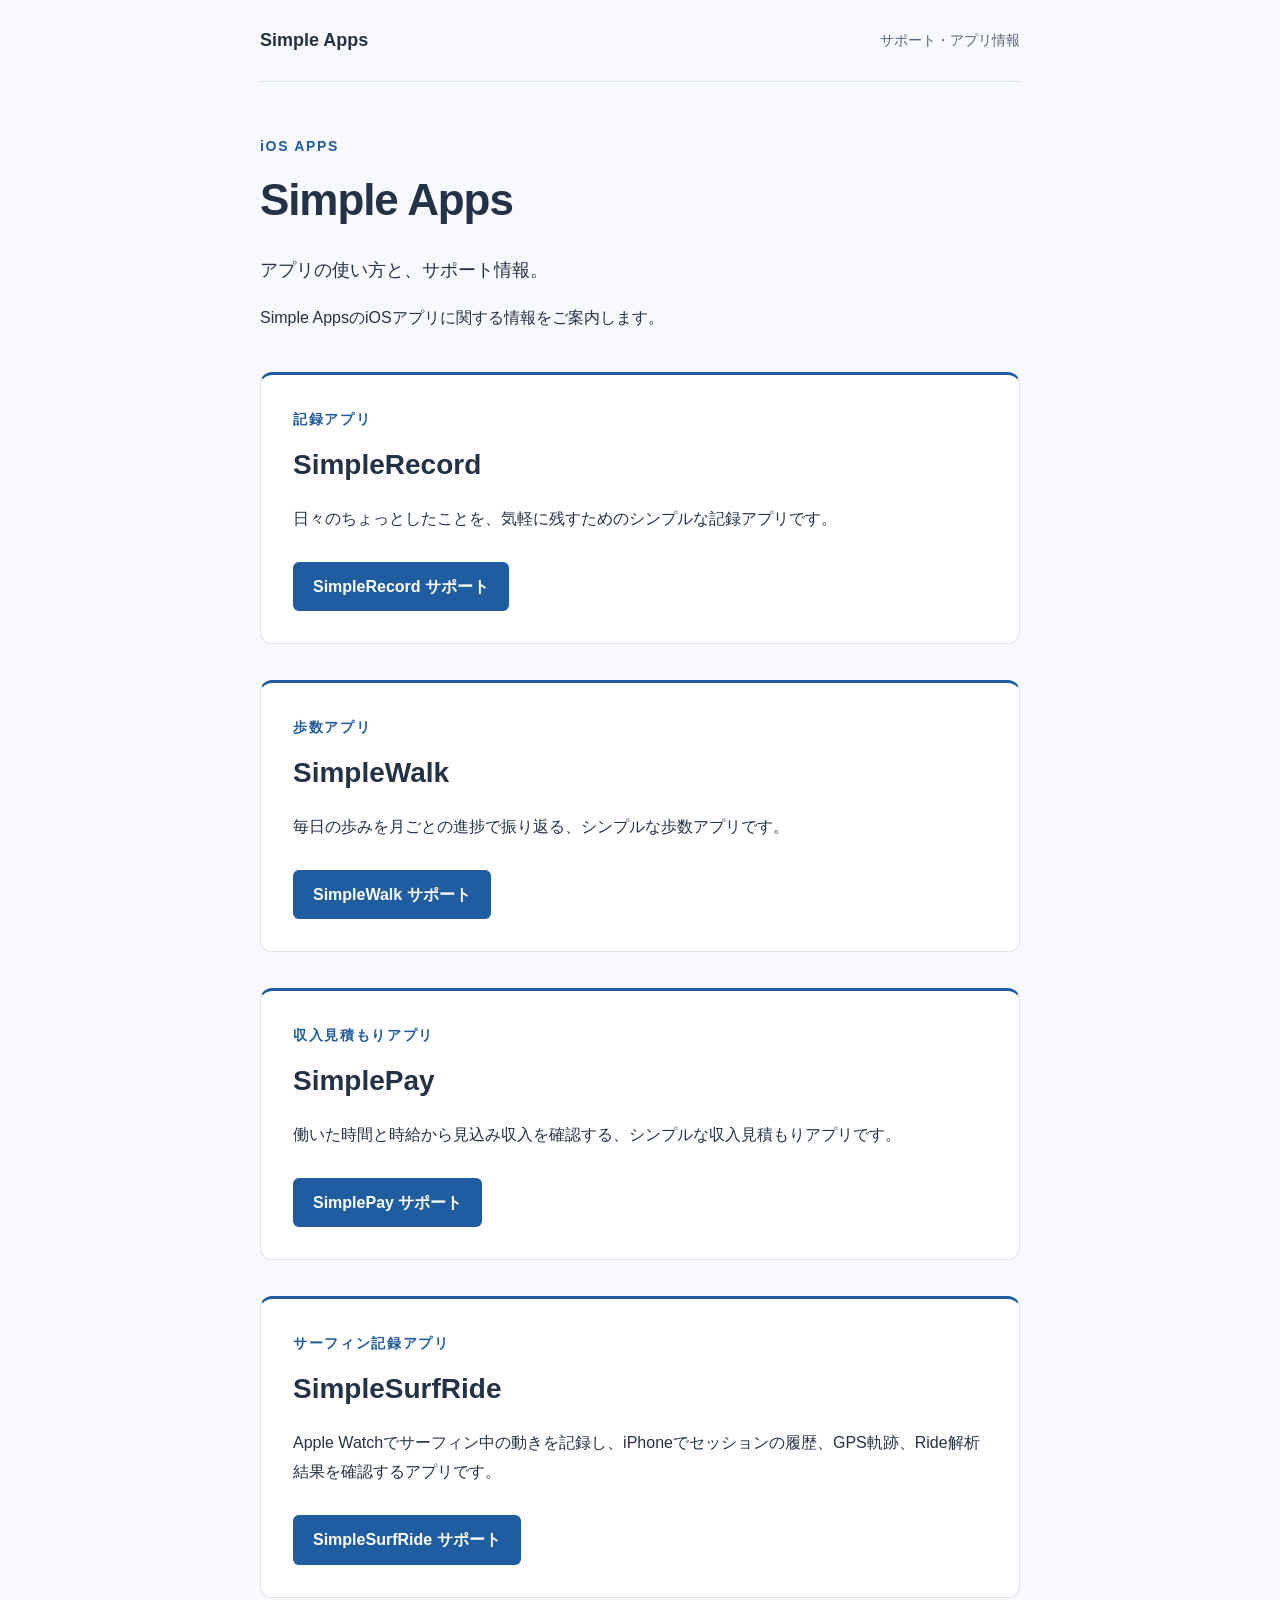
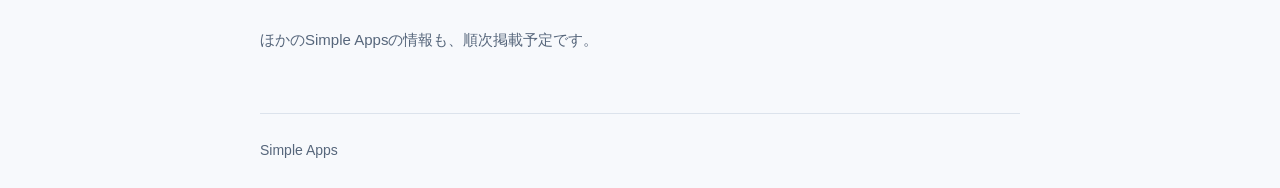
<file: index.html>
<!doctype html>
<html lang="ja">
<head>
  <meta charset="utf-8">
  <meta name="viewport" content="width=device-width, initial-scale=1">
  <meta name="description" content="Simple AppsのiOSアプリに関するサポートとプライバシー情報。">
  <title>Simple Apps</title>
  <link rel="stylesheet" href="styles.css">
</head>
<body>
  <a class="skip-link" href="#main">本文へ移動</a>
  <header class="site-header"><a class="brand" href="index.html">Simple Apps</a><span>サポート・アプリ情報</span></header>
  <main id="main">
    <div class="intro">
      <p class="eyebrow">iOS APPS</p>
      <h1>Simple Apps</h1>
      <p class="lead">アプリの使い方と、サポート情報。</p>
      <p>Simple AppsのiOSアプリに関する情報をご案内します。</p>
    </div>
    <section class="app-card" aria-labelledby="app-name">
      <p class="eyebrow">記録アプリ</p>
      <h2 id="app-name">SimpleRecord</h2>
      <p>日々のちょっとしたことを、気軽に残すためのシンプルな記録アプリです。</p>
      <a class="button-link" href="simplerecord/index.html">SimpleRecord サポート</a>
    </section>
    <section class="app-card" aria-labelledby="simplewalk-name">
      <p class="eyebrow">歩数アプリ</p>
      <h2 id="simplewalk-name">SimpleWalk</h2>
      <p>毎日の歩みを月ごとの進捗で振り返る、シンプルな歩数アプリです。</p>
      <a class="button-link" href="simplewalk/index.html">SimpleWalk サポート</a>
    </section>
    <section class="app-card" aria-labelledby="simplepay-name">
      <p class="eyebrow">収入見積もりアプリ</p>
      <h2 id="simplepay-name">SimplePay</h2>
      <p>働いた時間と時給から見込み収入を確認する、シンプルな収入見積もりアプリです。</p>
      <a class="button-link" href="simplepay/index.html">SimplePay サポート</a>
    </section>
    <section class="app-card" aria-labelledby="simplesurfride-name">
      <p class="eyebrow">サーフィン記録アプリ</p>
      <h2 id="simplesurfride-name">SimpleSurfRide</h2>
      <p>Apple Watchでサーフィン中の動きを記録し、iPhoneでセッションの履歴、GPS軌跡、Ride解析結果を確認するアプリです。</p>
      <a class="button-link" href="simplesurfride/index.html">SimpleSurfRide サポート</a>
    </section>
    <p class="muted upcoming">ほかのSimple Appsの情報も、順次掲載予定です。</p>
  </main>
  <footer class="site-footer"><span>Simple Apps</span></footer>
</body>
</html>
</file>
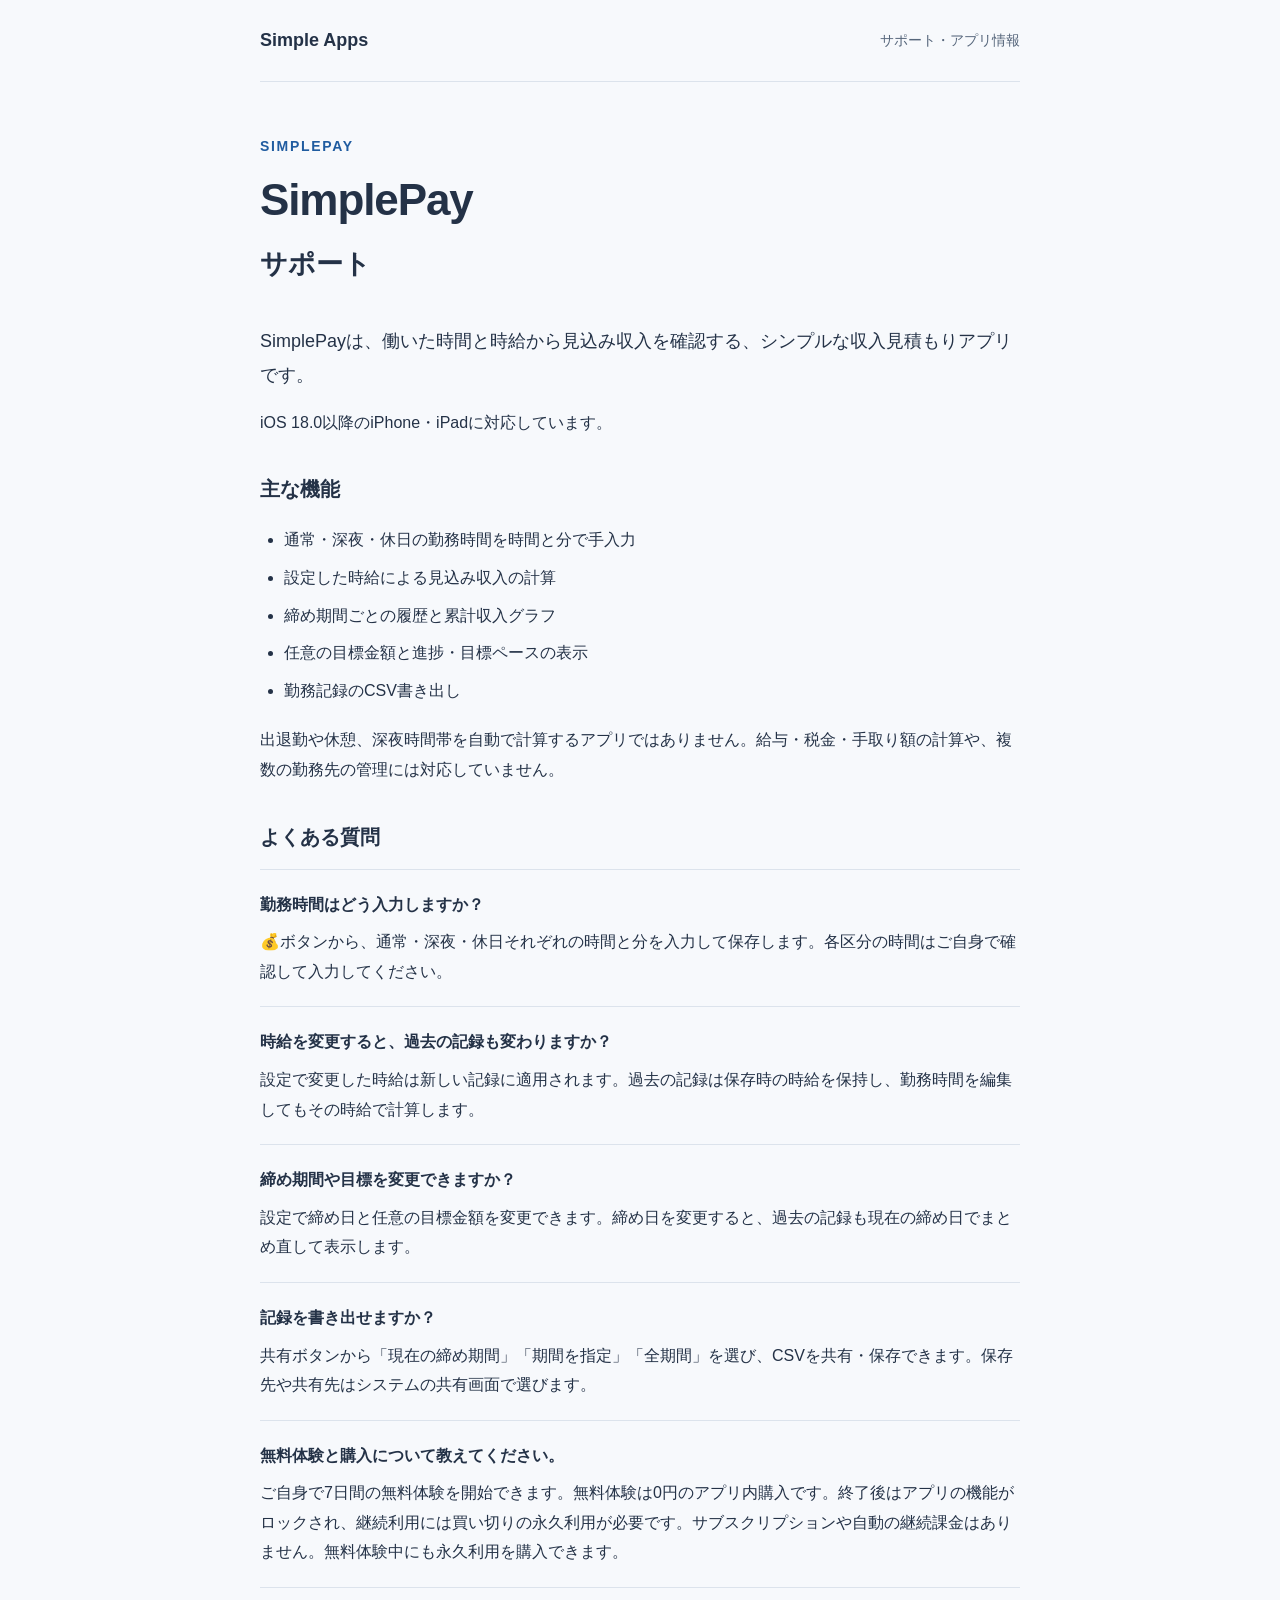
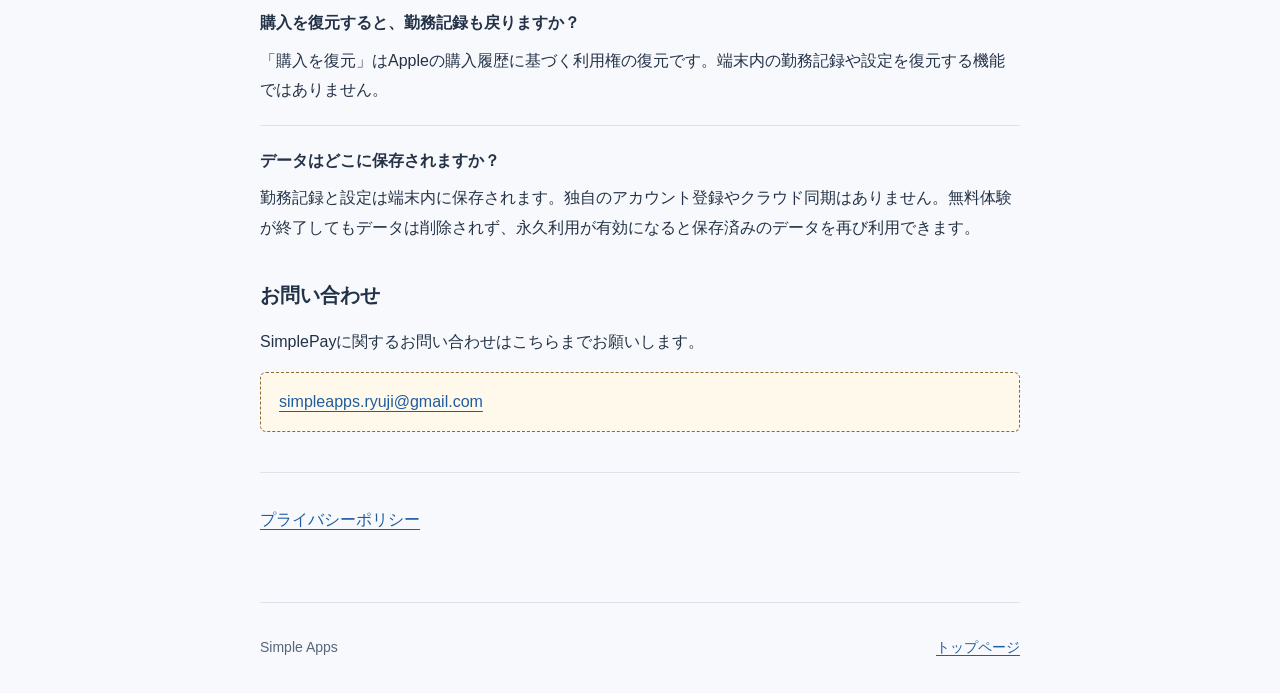
<file: simplepay/index.html>
<!doctype html>
<html lang="ja">
<head>
  <meta charset="utf-8">
  <meta name="viewport" content="width=device-width, initial-scale=1">
  <meta name="description" content="SimplePayの勤務時間入力、見込み収入、CSV、無料体験とお問い合わせ先。">
  <title>SimplePay サポート</title>
  <link rel="stylesheet" href="../styles.css">
</head>
<body>
  <a class="skip-link" href="#main">本文へ移動</a>
  <header class="site-header"><a class="brand" href="../index.html">Simple Apps</a><span>サポート・アプリ情報</span></header>
  <main id="main">
    <div class="intro">
      <p class="eyebrow">SIMPLEPAY</p>
      <h1>SimplePay <span class="title-detail">サポート</span></h1>
    </div>
    <p class="lead">SimplePayは、働いた時間と時給から見込み収入を確認する、シンプルな収入見積もりアプリです。</p>
    <p>iOS 18.0以降のiPhone・iPadに対応しています。</p>
    <section aria-labelledby="features-heading">
      <h2 id="features-heading">主な機能</h2>
      <ul class="features">
        <li>通常・深夜・休日の勤務時間を時間と分で手入力</li>
        <li>設定した時給による見込み収入の計算</li>
        <li>締め期間ごとの履歴と累計収入グラフ</li>
        <li>任意の目標金額と進捗・目標ペースの表示</li>
        <li>勤務記録のCSV書き出し</li>
      </ul>
      <p>出退勤や休憩、深夜時間帯を自動で計算するアプリではありません。給与・税金・手取り額の計算や、複数の勤務先の管理には対応していません。</p>
    </section>
    <section aria-labelledby="faq-heading">
      <h2 id="faq-heading">よくある質問</h2>
      <dl class="faq">
        <dt>勤務時間はどう入力しますか？</dt>
        <dd>💰ボタンから、通常・深夜・休日それぞれの時間と分を入力して保存します。各区分の時間はご自身で確認して入力してください。</dd>
        <dt>時給を変更すると、過去の記録も変わりますか？</dt>
        <dd>設定で変更した時給は新しい記録に適用されます。過去の記録は保存時の時給を保持し、勤務時間を編集してもその時給で計算します。</dd>
        <dt>締め期間や目標を変更できますか？</dt>
        <dd>設定で締め日と任意の目標金額を変更できます。締め日を変更すると、過去の記録も現在の締め日でまとめ直して表示します。</dd>
        <dt>記録を書き出せますか？</dt>
        <dd>共有ボタンから「現在の締め期間」「期間を指定」「全期間」を選び、CSVを共有・保存できます。保存先や共有先はシステムの共有画面で選びます。</dd>
        <dt>無料体験と購入について教えてください。</dt>
        <dd>ご自身で7日間の無料体験を開始できます。無料体験は0円のアプリ内購入です。終了後はアプリの機能がロックされ、継続利用には買い切りの永久利用が必要です。サブスクリプションや自動の継続課金はありません。無料体験中にも永久利用を購入できます。</dd>
        <dt>購入を復元すると、勤務記録も戻りますか？</dt>
        <dd>「購入を復元」はAppleの購入履歴に基づく利用権の復元です。端末内の勤務記録や設定を復元する機能ではありません。</dd>
        <dt>データはどこに保存されますか？</dt>
        <dd>勤務記録と設定は端末内に保存されます。独自のアカウント登録やクラウド同期はありません。無料体験が終了してもデータは削除されず、永久利用が有効になると保存済みのデータを再び利用できます。</dd>
      </dl>
    </section>
    <section aria-labelledby="contact-heading">
      <h2 id="contact-heading">お問い合わせ</h2>
      <p>SimplePayに関するお問い合わせはこちらまでお願いします。</p>
      <p class="contact-placeholder"><a href="mailto:simpleapps.ryuji@gmail.com">simpleapps.ryuji@gmail.com</a></p>
    </section>
    <nav class="page-links" aria-label="関連情報"><a href="privacy.html">プライバシーポリシー</a></nav>
  </main>
  <footer class="site-footer"><span>Simple Apps</span><a href="../index.html">トップページ</a></footer>
</body>
</html>
</file>
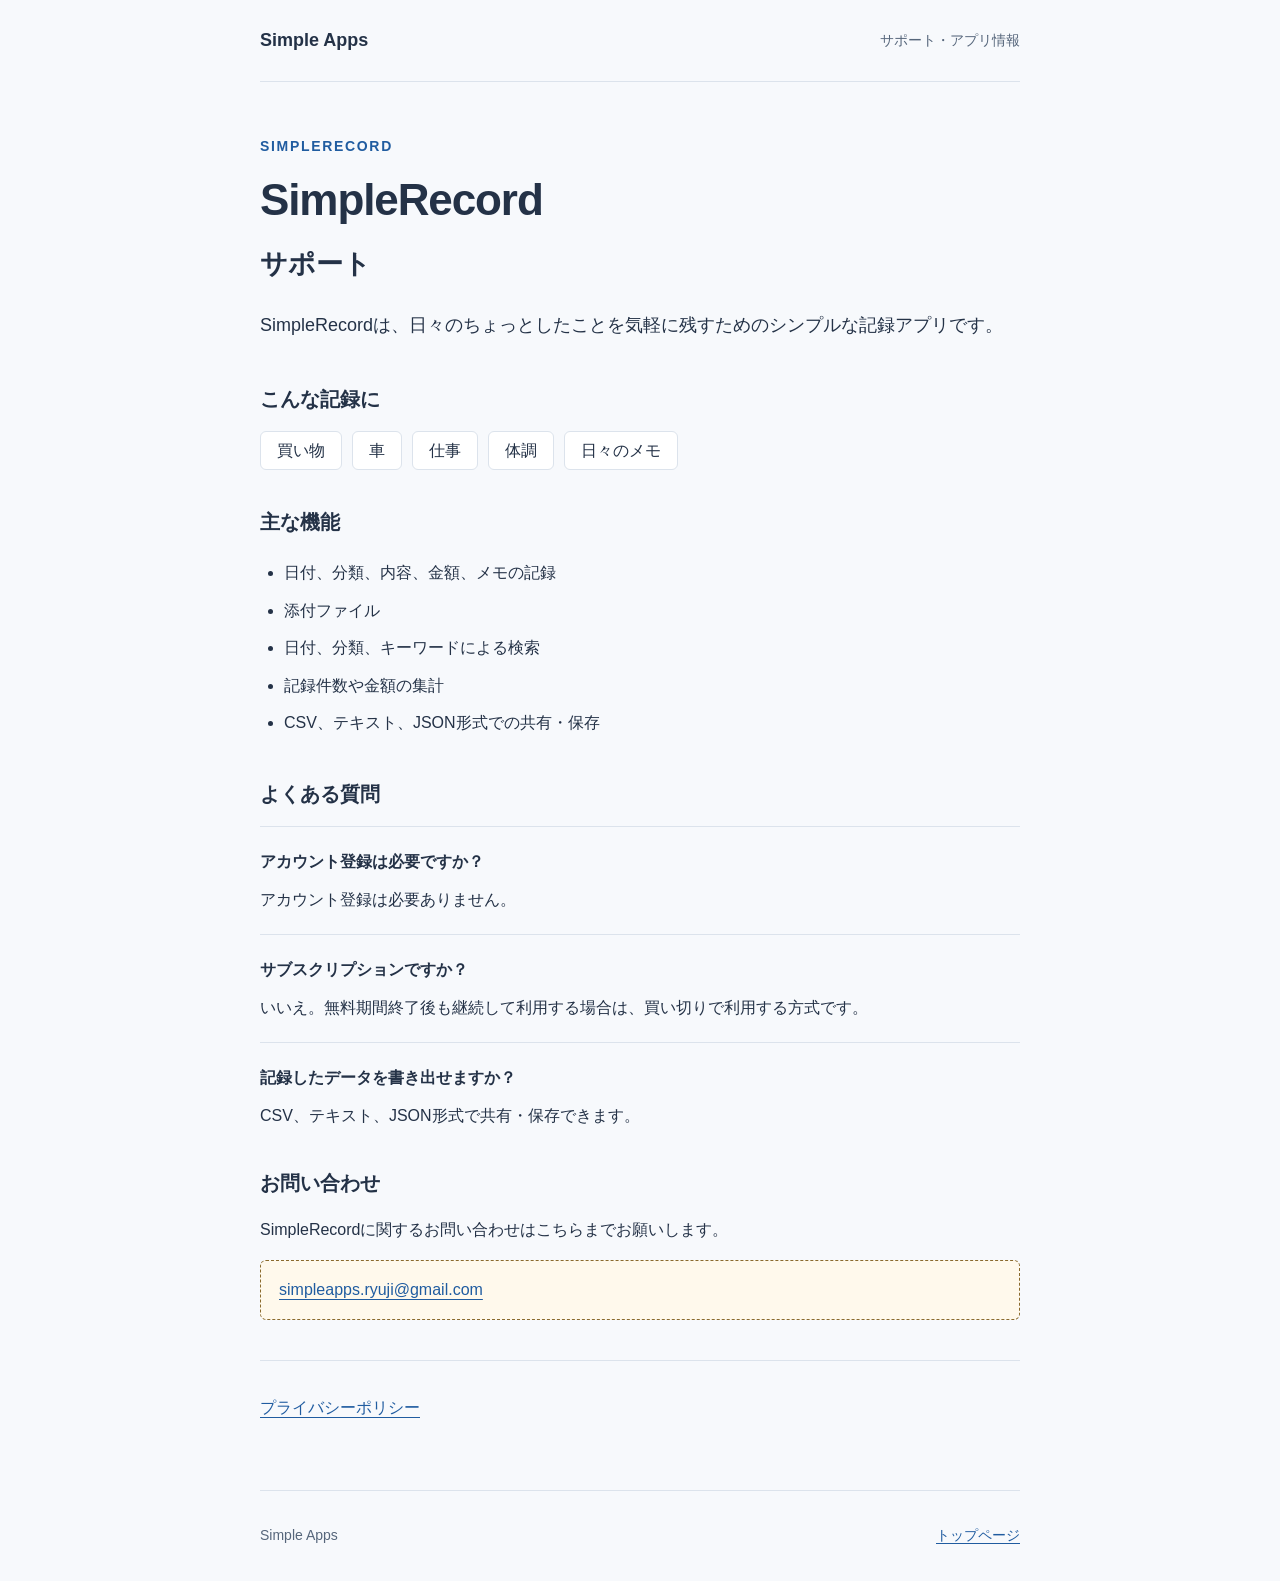
<file: simplerecord/index.html>
<!doctype html>
<html lang="ja">
<head>
  <meta charset="utf-8">
  <meta name="viewport" content="width=device-width, initial-scale=1">
  <meta name="description" content="SimpleRecordの主な機能、よくある質問、お問い合わせ先。">
  <title>SimpleRecord サポート</title>
  <link rel="stylesheet" href="../styles.css">
</head>
<body>
  <a class="skip-link" href="#main">本文へ移動</a>
  <header class="site-header"><a class="brand" href="../index.html">Simple Apps</a><span>サポート・アプリ情報</span></header>
  <main id="main">
    <div class="intro">
      <p class="eyebrow">SIMPLERECORD</p>
      <h1>SimpleRecord <span class="title-detail">サポート</span></h1>
      <p class="lead">SimpleRecordは、日々のちょっとしたことを気軽に残すためのシンプルな記録アプリです。</p>
    </div>
    <section aria-labelledby="uses-heading">
      <h2 id="uses-heading">こんな記録に</h2>
      <ul class="tags"><li>買い物</li><li>車</li><li>仕事</li><li>体調</li><li>日々のメモ</li></ul>
    </section>
    <section aria-labelledby="features-heading">
      <h2 id="features-heading">主な機能</h2>
      <ul class="features">
        <li>日付、分類、内容、金額、メモの記録</li>
        <li>添付ファイル</li>
        <li>日付、分類、キーワードによる検索</li>
        <li>記録件数や金額の集計</li>
        <li>CSV、テキスト、JSON形式での共有・保存</li>
      </ul>
    </section>
    <section aria-labelledby="faq-heading">
      <h2 id="faq-heading">よくある質問</h2>
      <dl class="faq">
        <dt>アカウント登録は必要ですか？</dt>
        <dd>アカウント登録は必要ありません。</dd>
        <dt>サブスクリプションですか？</dt>
        <dd>いいえ。無料期間終了後も継続して利用する場合は、買い切りで利用する方式です。</dd>
        <dt>記録したデータを書き出せますか？</dt>
        <dd>CSV、テキスト、JSON形式で共有・保存できます。</dd>
      </dl>
    </section>
    <section aria-labelledby="contact-heading">
      <h2 id="contact-heading">お問い合わせ</h2>
      <p>SimpleRecordに関するお問い合わせはこちらまでお願いします。</p>
      <p class="contact-placeholder"><a href="mailto:simpleapps.ryuji@gmail.com">simpleapps.ryuji@gmail.com</a></p>
    </section>
    <nav class="page-links" aria-label="関連情報"><a href="privacy.html">プライバシーポリシー</a></nav>
  </main>
  <footer class="site-footer"><span>Simple Apps</span><a href="../index.html">トップページ</a></footer>
</body>
</html>
</file>
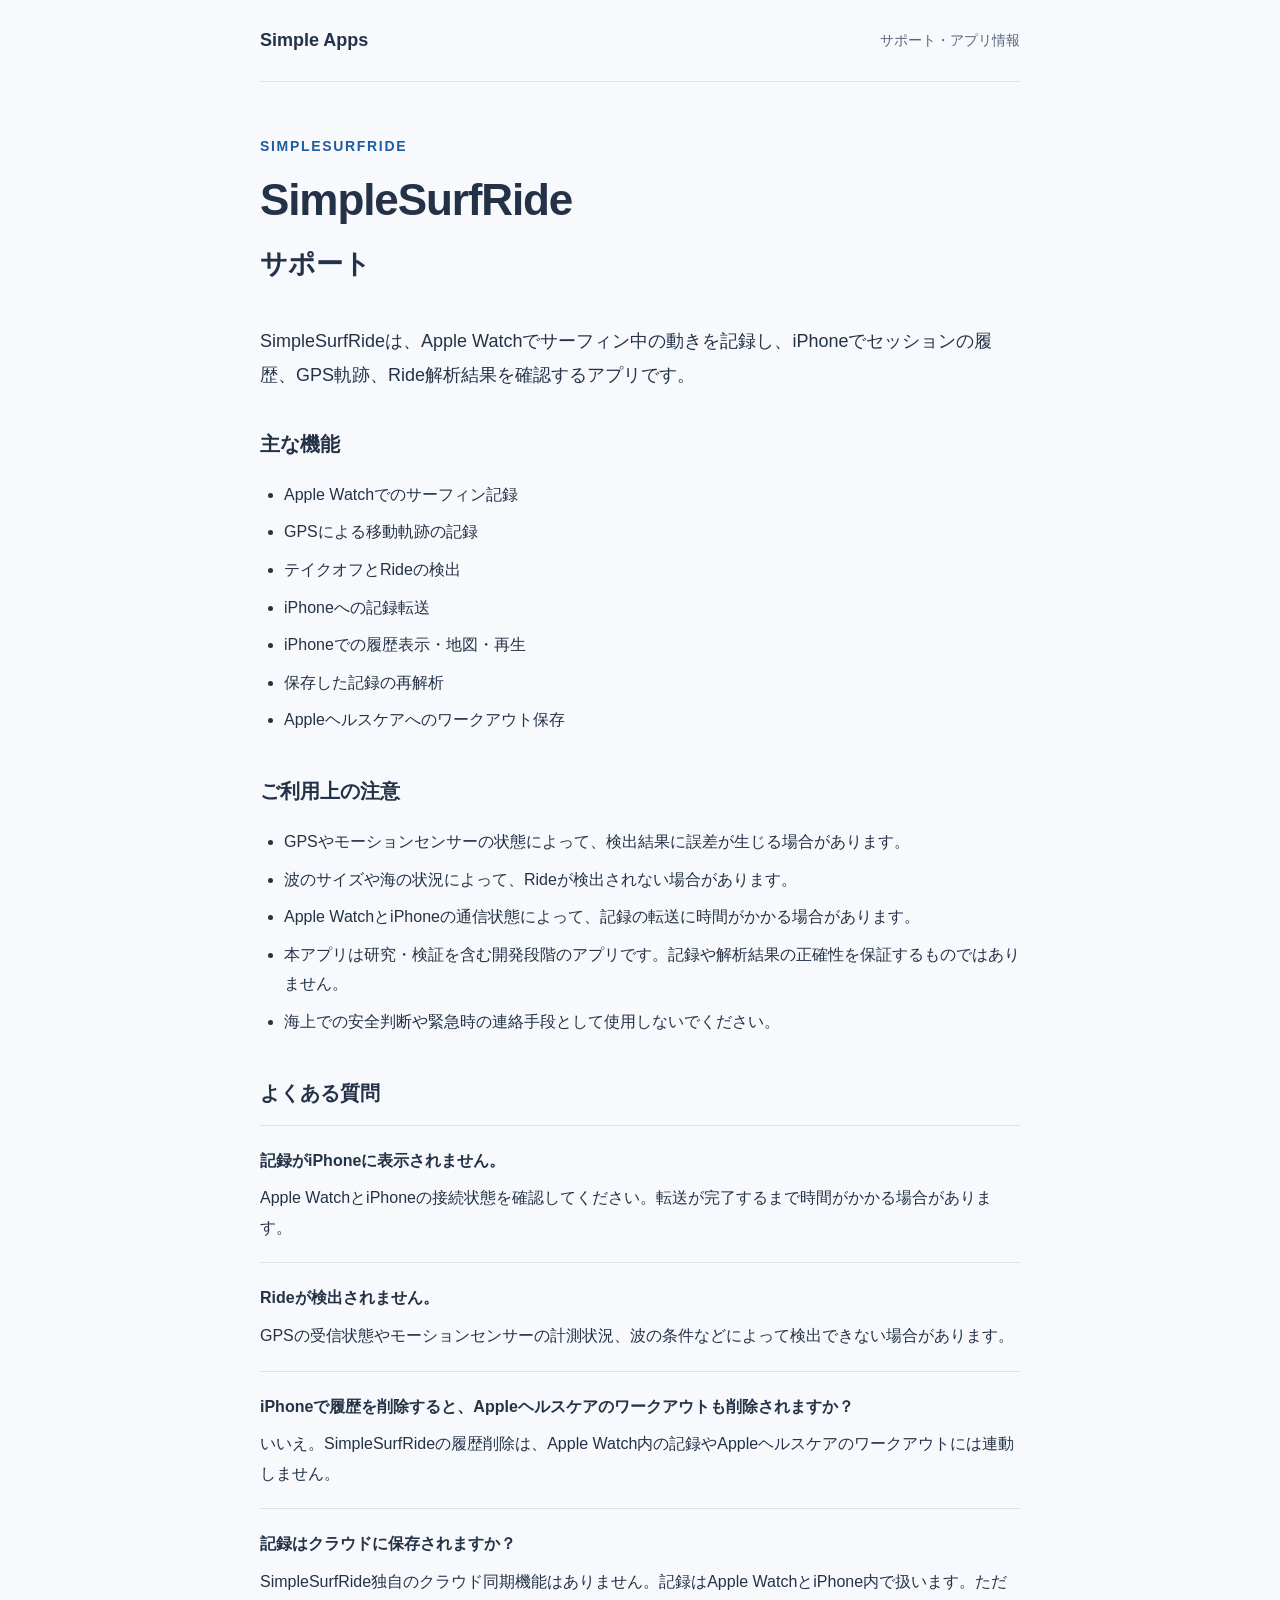
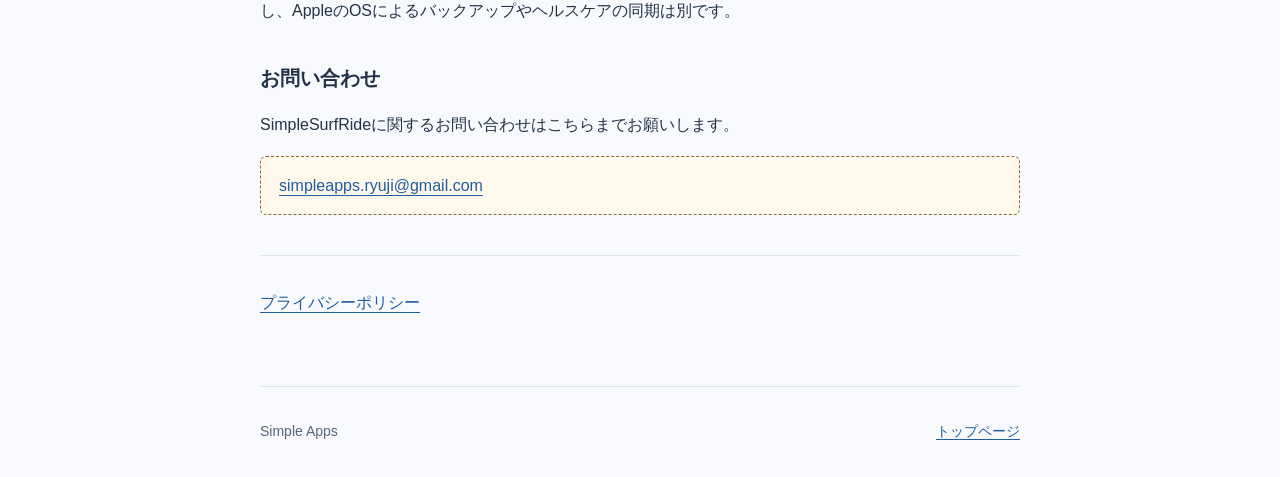
<file: simplesurfride/index.html>
<!doctype html>
<html lang="ja">
<head>
  <meta charset="utf-8">
  <meta name="viewport" content="width=device-width, initial-scale=1">
  <meta name="description" content="SimpleSurfRideの主な機能、ご利用上の注意、よくある質問とお問い合わせ先。">
  <title>SimpleSurfRide サポート</title>
  <link rel="stylesheet" href="../styles.css">
</head>
<body>
  <a class="skip-link" href="#main">本文へ移動</a>
  <header class="site-header"><a class="brand" href="../index.html">Simple Apps</a><span>サポート・アプリ情報</span></header>
  <main id="main">
    <div class="intro">
      <p class="eyebrow">SIMPLESURFRIDE</p>
      <h1>SimpleSurfRide <span class="title-detail">サポート</span></h1>
    </div>
    <p class="lead">SimpleSurfRideは、Apple Watchでサーフィン中の動きを記録し、iPhoneでセッションの履歴、GPS軌跡、Ride解析結果を確認するアプリです。</p>
    <section aria-labelledby="features-heading">
      <h2 id="features-heading">主な機能</h2>
      <ul class="features">
        <li>Apple Watchでのサーフィン記録</li>
        <li>GPSによる移動軌跡の記録</li>
        <li>テイクオフとRideの検出</li>
        <li>iPhoneへの記録転送</li>
        <li>iPhoneでの履歴表示・地図・再生</li>
        <li>保存した記録の再解析</li>
        <li>Appleヘルスケアへのワークアウト保存</li>
      </ul>
    </section>
    <section aria-labelledby="notes-heading">
      <h2 id="notes-heading">ご利用上の注意</h2>
      <ul class="features">
        <li>GPSやモーションセンサーの状態によって、検出結果に誤差が生じる場合があります。</li>
        <li>波のサイズや海の状況によって、Rideが検出されない場合があります。</li>
        <li>Apple WatchとiPhoneの通信状態によって、記録の転送に時間がかかる場合があります。</li>
        <li>本アプリは研究・検証を含む開発段階のアプリです。記録や解析結果の正確性を保証するものではありません。</li>
        <li>海上での安全判断や緊急時の連絡手段として使用しないでください。</li>
      </ul>
    </section>
    <section aria-labelledby="faq-heading">
      <h2 id="faq-heading">よくある質問</h2>
      <dl class="faq">
        <dt>記録がiPhoneに表示されません。</dt>
        <dd>Apple WatchとiPhoneの接続状態を確認してください。転送が完了するまで時間がかかる場合があります。</dd>
        <dt>Rideが検出されません。</dt>
        <dd>GPSの受信状態やモーションセンサーの計測状況、波の条件などによって検出できない場合があります。</dd>
        <dt>iPhoneで履歴を削除すると、Appleヘルスケアのワークアウトも削除されますか？</dt>
        <dd>いいえ。SimpleSurfRideの履歴削除は、Apple Watch内の記録やAppleヘルスケアのワークアウトには連動しません。</dd>
        <dt>記録はクラウドに保存されますか？</dt>
        <dd>SimpleSurfRide独自のクラウド同期機能はありません。記録はApple WatchとiPhone内で扱います。ただし、AppleのOSによるバックアップやヘルスケアの同期は別です。</dd>
      </dl>
    </section>
    <section aria-labelledby="contact-heading">
      <h2 id="contact-heading">お問い合わせ</h2>
      <p>SimpleSurfRideに関するお問い合わせはこちらまでお願いします。</p>
      <p class="contact-placeholder"><a href="mailto:simpleapps.ryuji@gmail.com">simpleapps.ryuji@gmail.com</a></p>
    </section>
    <nav class="page-links" aria-label="関連情報"><a href="privacy.html">プライバシーポリシー</a></nav>
  </main>
  <footer class="site-footer"><span>Simple Apps</span><a href="../index.html">トップページ</a></footer>
</body>
</html>
</file>
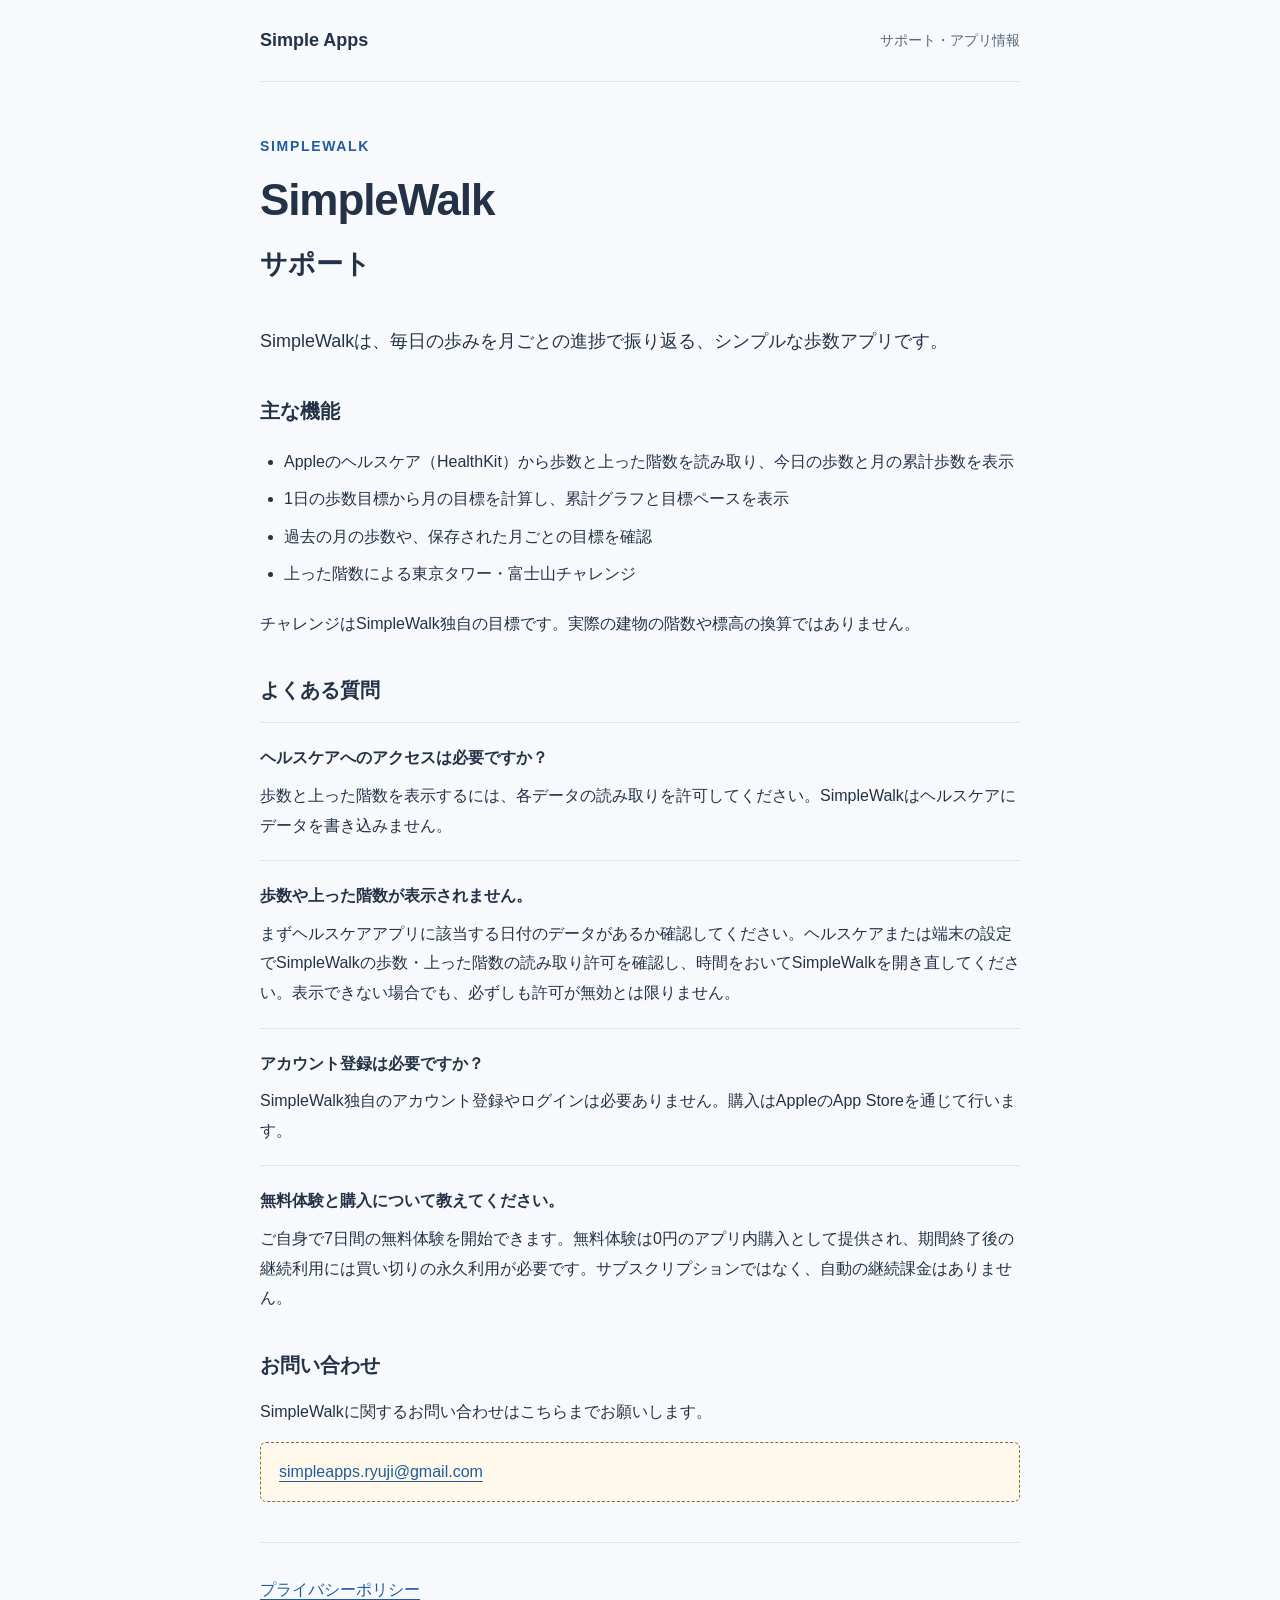
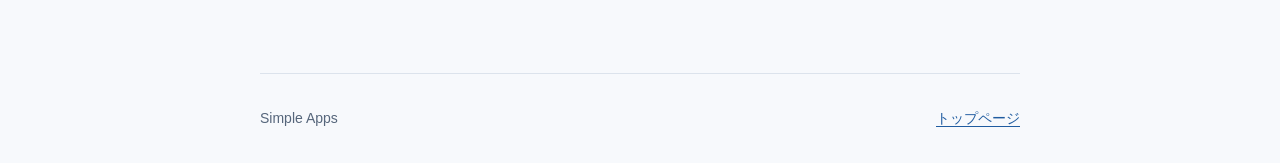
<file: simplewalk/index.html>
<!doctype html>
<html lang="ja">
<head>
  <meta charset="utf-8">
  <meta name="viewport" content="width=device-width, initial-scale=1">
  <meta name="description" content="SimpleWalkの主な機能、ヘルスケア連携、無料体験とお問い合わせ先。">
  <title>SimpleWalk サポート</title>
  <link rel="stylesheet" href="../styles.css">
</head>
<body>
  <a class="skip-link" href="#main">本文へ移動</a>
  <header class="site-header"><a class="brand" href="../index.html">Simple Apps</a><span>サポート・アプリ情報</span></header>
  <main id="main">
    <div class="intro">
      <p class="eyebrow">SIMPLEWALK</p>
      <h1>SimpleWalk <span class="title-detail">サポート</span></h1>
    </div>
    <p class="lead">SimpleWalkは、毎日の歩みを月ごとの進捗で振り返る、シンプルな歩数アプリです。</p>
    <section aria-labelledby="features-heading">
      <h2 id="features-heading">主な機能</h2>
      <ul class="features">
        <li>Appleのヘルスケア（HealthKit）から歩数と上った階数を読み取り、今日の歩数と月の累計歩数を表示</li>
        <li>1日の歩数目標から月の目標を計算し、累計グラフと目標ペースを表示</li>
        <li>過去の月の歩数や、保存された月ごとの目標を確認</li>
        <li>上った階数による東京タワー・富士山チャレンジ</li>
      </ul>
      <p>チャレンジはSimpleWalk独自の目標です。実際の建物の階数や標高の換算ではありません。</p>
    </section>
    <section aria-labelledby="faq-heading">
      <h2 id="faq-heading">よくある質問</h2>
      <dl class="faq">
        <dt>ヘルスケアへのアクセスは必要ですか？</dt>
        <dd>歩数と上った階数を表示するには、各データの読み取りを許可してください。SimpleWalkはヘルスケアにデータを書き込みません。</dd>
        <dt>歩数や上った階数が表示されません。</dt>
        <dd>まずヘルスケアアプリに該当する日付のデータがあるか確認してください。ヘルスケアまたは端末の設定でSimpleWalkの歩数・上った階数の読み取り許可を確認し、時間をおいてSimpleWalkを開き直してください。表示できない場合でも、必ずしも許可が無効とは限りません。</dd>
        <dt>アカウント登録は必要ですか？</dt>
        <dd>SimpleWalk独自のアカウント登録やログインは必要ありません。購入はAppleのApp Storeを通じて行います。</dd>
        <dt>無料体験と購入について教えてください。</dt>
        <dd>ご自身で7日間の無料体験を開始できます。無料体験は0円のアプリ内購入として提供され、期間終了後の継続利用には買い切りの永久利用が必要です。サブスクリプションではなく、自動の継続課金はありません。</dd>
      </dl>
    </section>
    <section aria-labelledby="contact-heading">
      <h2 id="contact-heading">お問い合わせ</h2>
      <p>SimpleWalkに関するお問い合わせはこちらまでお願いします。</p>
      <p class="contact-placeholder"><a href="mailto:simpleapps.ryuji@gmail.com">simpleapps.ryuji@gmail.com</a></p>
    </section>
    <nav class="page-links" aria-label="関連情報"><a href="privacy.html">プライバシーポリシー</a></nav>
  </main>
  <footer class="site-footer"><span>Simple Apps</span><a href="../index.html">トップページ</a></footer>
</body>
</html>
</file>
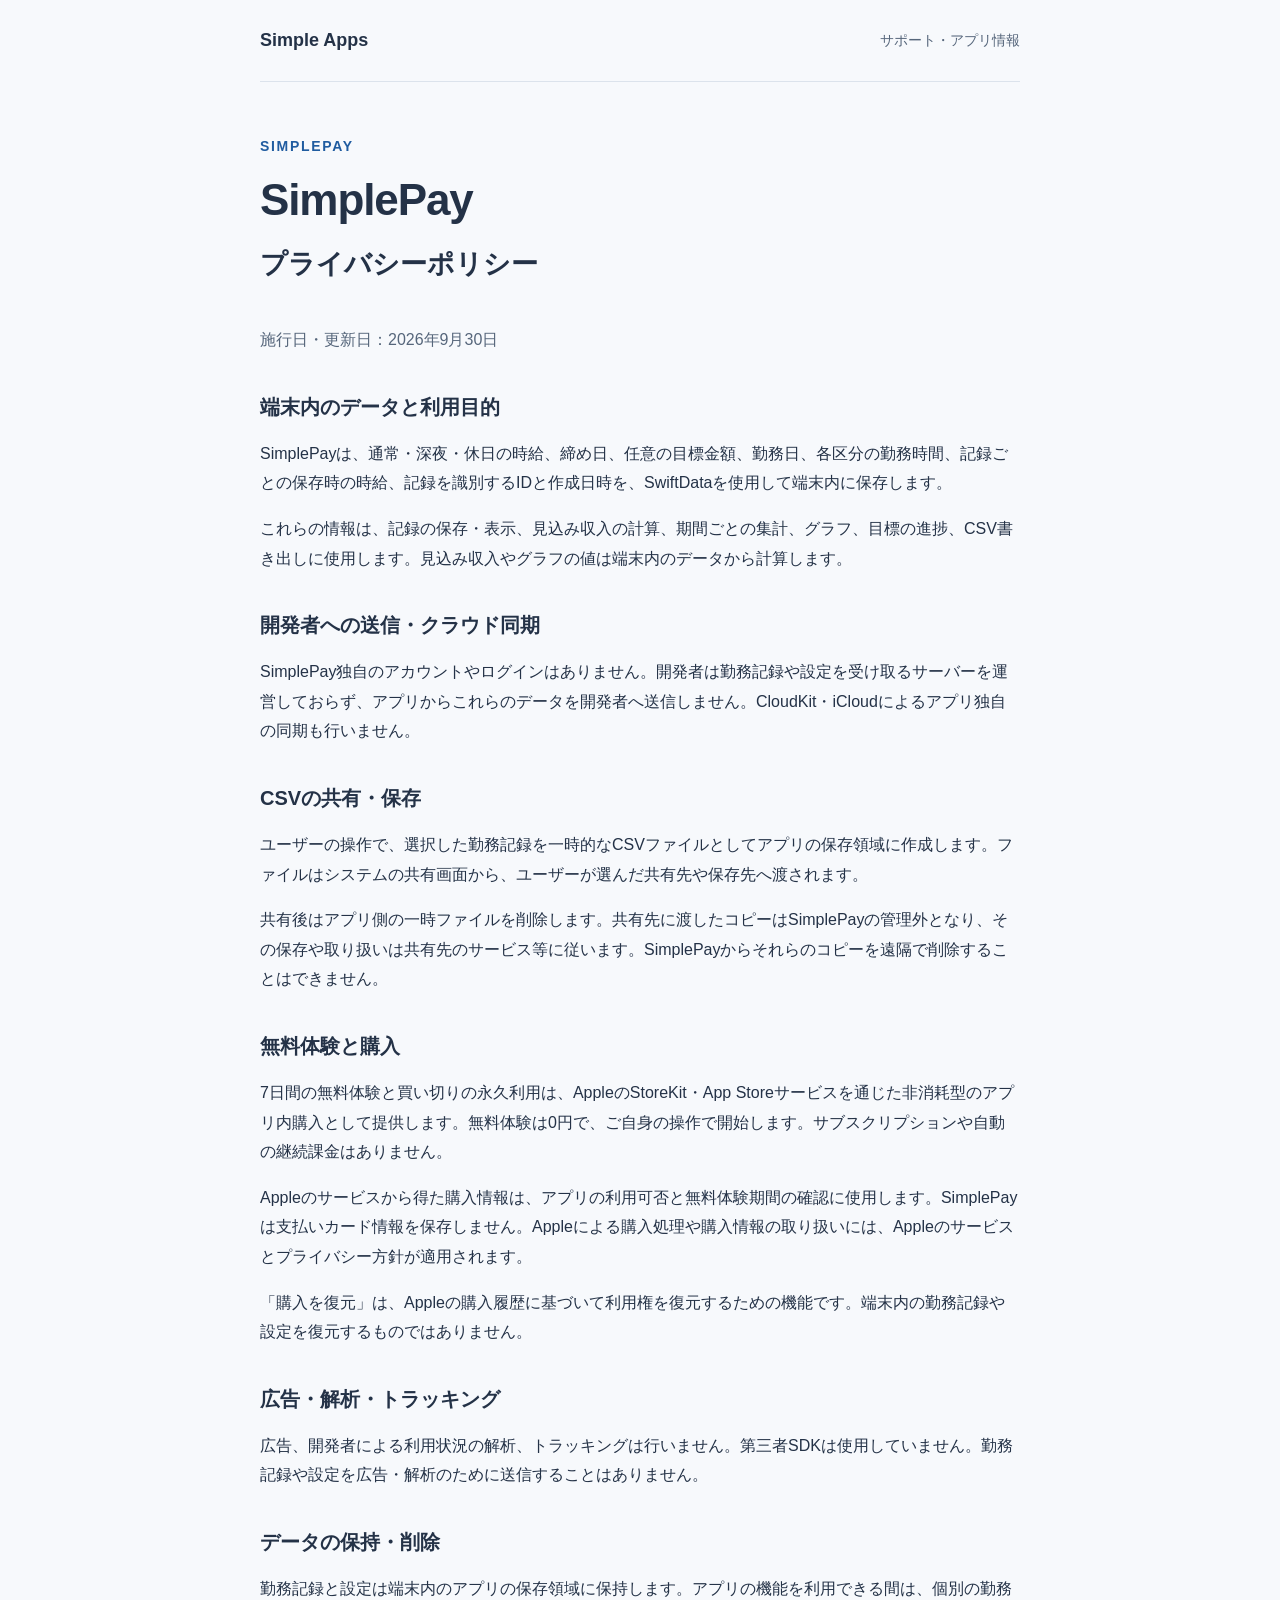
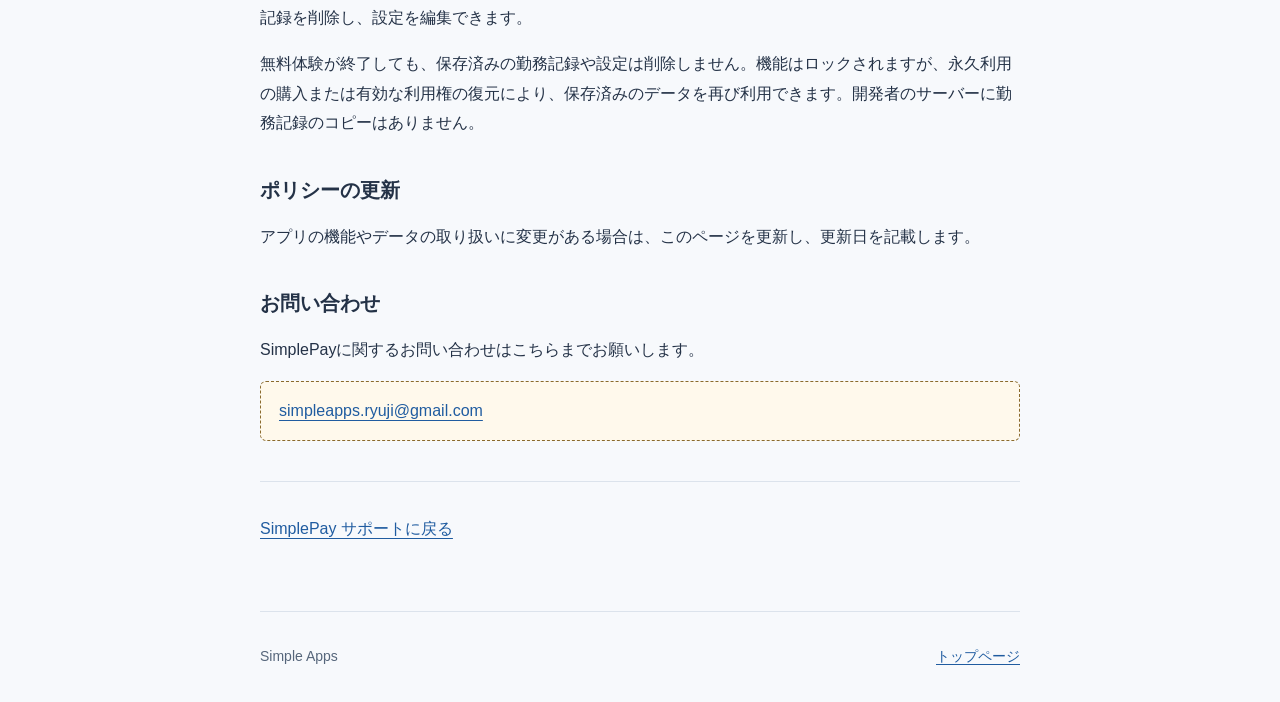
<file: simplepay/privacy.html>
<!doctype html>
<html lang="ja">
<head>
  <meta charset="utf-8">
  <meta name="viewport" content="width=device-width, initial-scale=1">
  <meta name="description" content="SimplePayの端末内データ、CSV共有、購入情報の取り扱いについて。">
  <title>SimplePay プライバシーポリシー</title>
  <link rel="stylesheet" href="../styles.css">
</head>
<body>
  <a class="skip-link" href="#main">本文へ移動</a>
  <header class="site-header"><a class="brand" href="../index.html">Simple Apps</a><span>サポート・アプリ情報</span></header>
  <main id="main">
    <div class="intro">
      <p class="eyebrow">SIMPLEPAY</p>
      <h1>SimplePay <span class="title-detail">プライバシーポリシー</span></h1>
    </div>
    <p class="muted">施行日・更新日：<time datetime="2026-09-30">2026年9月30日</time></p>
    <section aria-labelledby="local-heading">
      <h2 id="local-heading">端末内のデータと利用目的</h2>
      <p>SimplePayは、通常・深夜・休日の時給、締め日、任意の目標金額、勤務日、各区分の勤務時間、記録ごとの保存時の時給、記録を識別するIDと作成日時を、SwiftDataを使用して端末内に保存します。</p>
      <p>これらの情報は、記録の保存・表示、見込み収入の計算、期間ごとの集計、グラフ、目標の進捗、CSV書き出しに使用します。見込み収入やグラフの値は端末内のデータから計算します。</p>
    </section>
    <section aria-labelledby="collection-heading">
      <h2 id="collection-heading">開発者への送信・クラウド同期</h2>
      <p>SimplePay独自のアカウントやログインはありません。開発者は勤務記録や設定を受け取るサーバーを運営しておらず、アプリからこれらのデータを開発者へ送信しません。CloudKit・iCloudによるアプリ独自の同期も行いません。</p>
    </section>
    <section aria-labelledby="export-heading">
      <h2 id="export-heading">CSVの共有・保存</h2>
      <p>ユーザーの操作で、選択した勤務記録を一時的なCSVファイルとしてアプリの保存領域に作成します。ファイルはシステムの共有画面から、ユーザーが選んだ共有先や保存先へ渡されます。</p>
      <p>共有後はアプリ側の一時ファイルを削除します。共有先に渡したコピーはSimplePayの管理外となり、その保存や取り扱いは共有先のサービス等に従います。SimplePayからそれらのコピーを遠隔で削除することはできません。</p>
    </section>
    <section aria-labelledby="purchase-heading">
      <h2 id="purchase-heading">無料体験と購入</h2>
      <p>7日間の無料体験と買い切りの永久利用は、AppleのStoreKit・App Storeサービスを通じた非消耗型のアプリ内購入として提供します。無料体験は0円で、ご自身の操作で開始します。サブスクリプションや自動の継続課金はありません。</p>
      <p>Appleのサービスから得た購入情報は、アプリの利用可否と無料体験期間の確認に使用します。SimplePayは支払いカード情報を保存しません。Appleによる購入処理や購入情報の取り扱いには、Appleのサービスとプライバシー方針が適用されます。</p>
      <p>「購入を復元」は、Appleの購入履歴に基づいて利用権を復元するための機能です。端末内の勤務記録や設定を復元するものではありません。</p>
    </section>
    <section aria-labelledby="services-heading">
      <h2 id="services-heading">広告・解析・トラッキング</h2>
      <p>広告、開発者による利用状況の解析、トラッキングは行いません。第三者SDKは使用していません。勤務記録や設定を広告・解析のために送信することはありません。</p>
    </section>
    <section aria-labelledby="retention-heading">
      <h2 id="retention-heading">データの保持・削除</h2>
      <p>勤務記録と設定は端末内のアプリの保存領域に保持します。アプリの機能を利用できる間は、個別の勤務記録を削除し、設定を編集できます。</p>
      <p>無料体験が終了しても、保存済みの勤務記録や設定は削除しません。機能はロックされますが、永久利用の購入または有効な利用権の復元により、保存済みのデータを再び利用できます。開発者のサーバーに勤務記録のコピーはありません。</p>
    </section>
    <section aria-labelledby="updates-heading">
      <h2 id="updates-heading">ポリシーの更新</h2>
      <p>アプリの機能やデータの取り扱いに変更がある場合は、このページを更新し、更新日を記載します。</p>
    </section>
    <section aria-labelledby="contact-heading">
      <h2 id="contact-heading">お問い合わせ</h2>
      <p>SimplePayに関するお問い合わせはこちらまでお願いします。</p>
      <p class="contact-placeholder"><a href="mailto:simpleapps.ryuji@gmail.com">simpleapps.ryuji@gmail.com</a></p>
    </section>
    <nav class="page-links" aria-label="関連情報"><a href="index.html">SimplePay サポートに戻る</a></nav>
  </main>
  <footer class="site-footer"><span>Simple Apps</span><a href="../index.html">トップページ</a></footer>
</body>
</html>
</file>
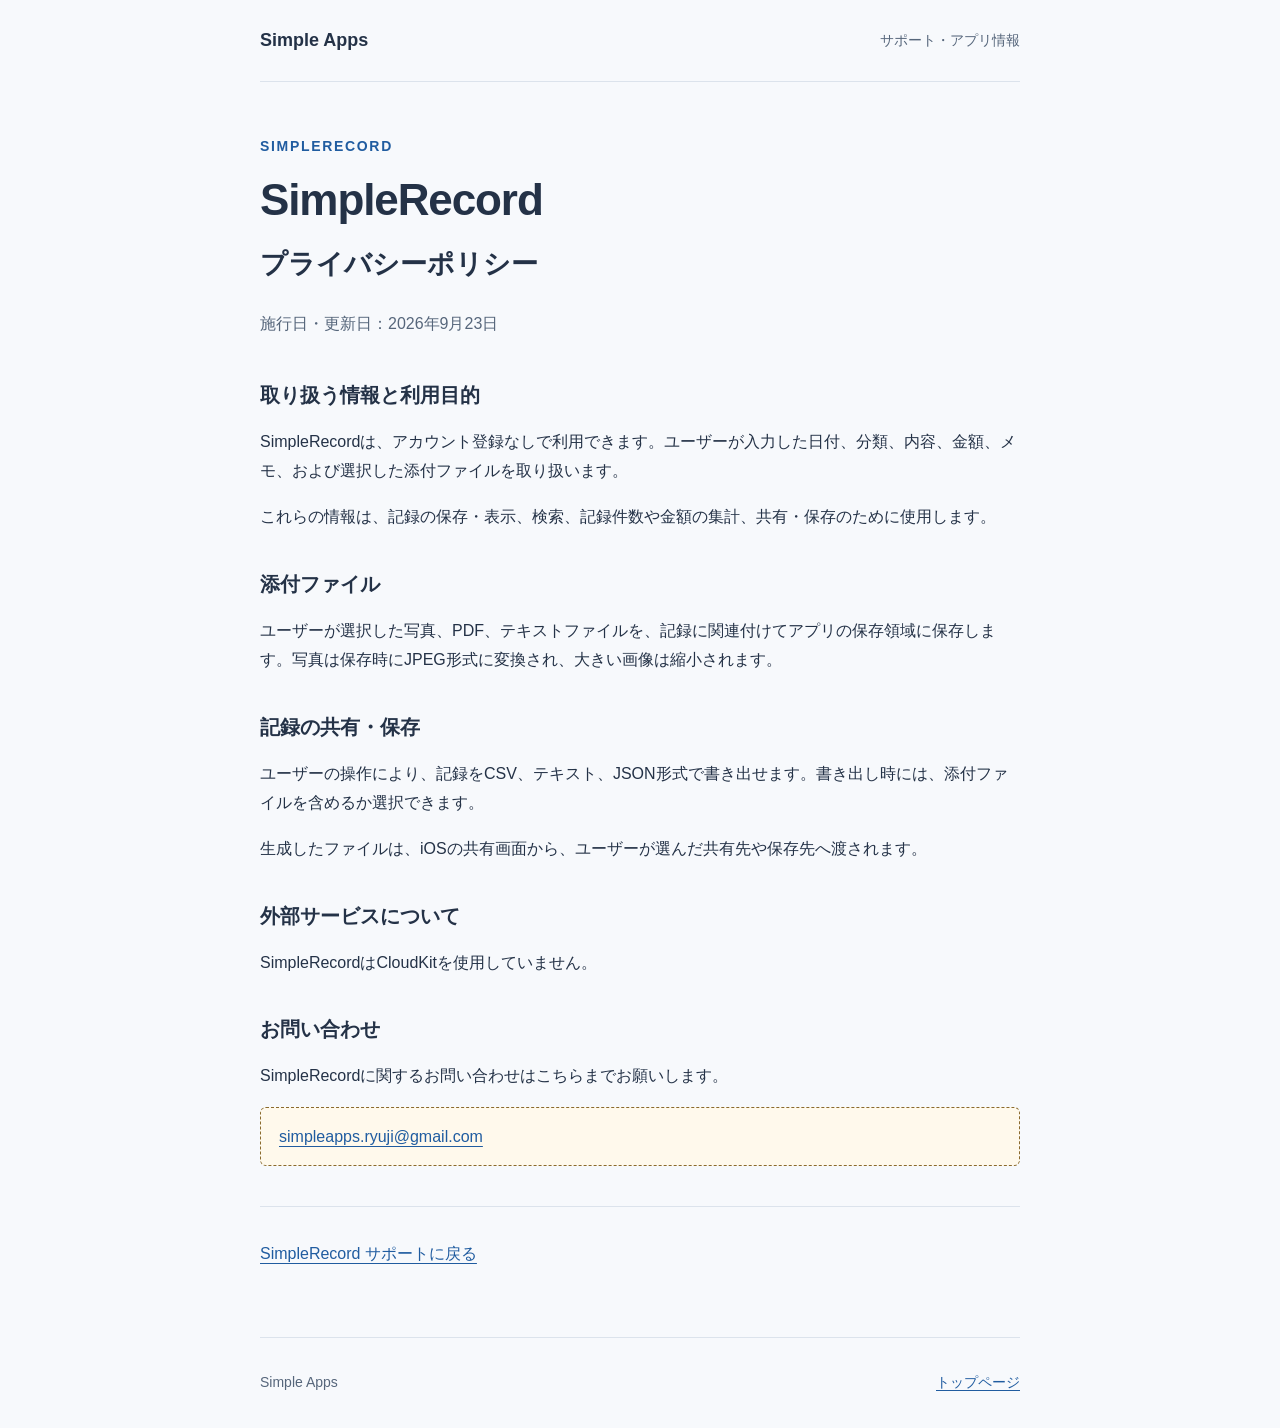
<file: simplerecord/privacy.html>
<!doctype html>
<html lang="ja">
<head>
  <meta charset="utf-8">
  <meta name="viewport" content="width=device-width, initial-scale=1">
  <meta name="description" content="SimpleRecordが取り扱う記録・添付ファイルと、共有・保存について。">
  <title>SimpleRecord プライバシーポリシー</title>
  <link rel="stylesheet" href="../styles.css">
</head>
<body>
  <a class="skip-link" href="#main">本文へ移動</a>
  <header class="site-header"><a class="brand" href="../index.html">Simple Apps</a><span>サポート・アプリ情報</span></header>
  <main id="main">
    <div class="intro">
      <p class="eyebrow">SIMPLERECORD</p>
      <h1>SimpleRecord <span class="title-detail">プライバシーポリシー</span></h1>
      <p class="muted">施行日・更新日：<time datetime="2026-09-23">2026年9月23日</time></p>
    </div>
    <section aria-labelledby="information-heading">
      <h2 id="information-heading">取り扱う情報と利用目的</h2>
      <p>SimpleRecordは、アカウント登録なしで利用できます。ユーザーが入力した日付、分類、内容、金額、メモ、および選択した添付ファイルを取り扱います。</p>
      <p>これらの情報は、記録の保存・表示、検索、記録件数や金額の集計、共有・保存のために使用します。</p>
    </section>
    <section aria-labelledby="attachments-heading">
      <h2 id="attachments-heading">添付ファイル</h2>
      <p>ユーザーが選択した写真、PDF、テキストファイルを、記録に関連付けてアプリの保存領域に保存します。写真は保存時にJPEG形式に変換され、大きい画像は縮小されます。</p>
    </section>
    <section aria-labelledby="export-heading">
      <h2 id="export-heading">記録の共有・保存</h2>
      <p>ユーザーの操作により、記録をCSV、テキスト、JSON形式で書き出せます。書き出し時には、添付ファイルを含めるか選択できます。</p>
      <p>生成したファイルは、iOSの共有画面から、ユーザーが選んだ共有先や保存先へ渡されます。</p>
    </section>
    <section aria-labelledby="services-heading">
      <h2 id="services-heading">外部サービスについて</h2>
      <p>SimpleRecordはCloudKitを使用していません。</p>
    </section>
    <section aria-labelledby="contact-heading">
      <h2 id="contact-heading">お問い合わせ</h2>
      <p>SimpleRecordに関するお問い合わせはこちらまでお願いします。</p>
      <p class="contact-placeholder"><a href="mailto:simpleapps.ryuji@gmail.com">simpleapps.ryuji@gmail.com</a></p>
    </section>
    <nav class="page-links" aria-label="関連情報"><a href="index.html">SimpleRecord サポートに戻る</a></nav>
  </main>
  <footer class="site-footer"><span>Simple Apps</span><a href="../index.html">トップページ</a></footer>
</body>
</html>
</file>
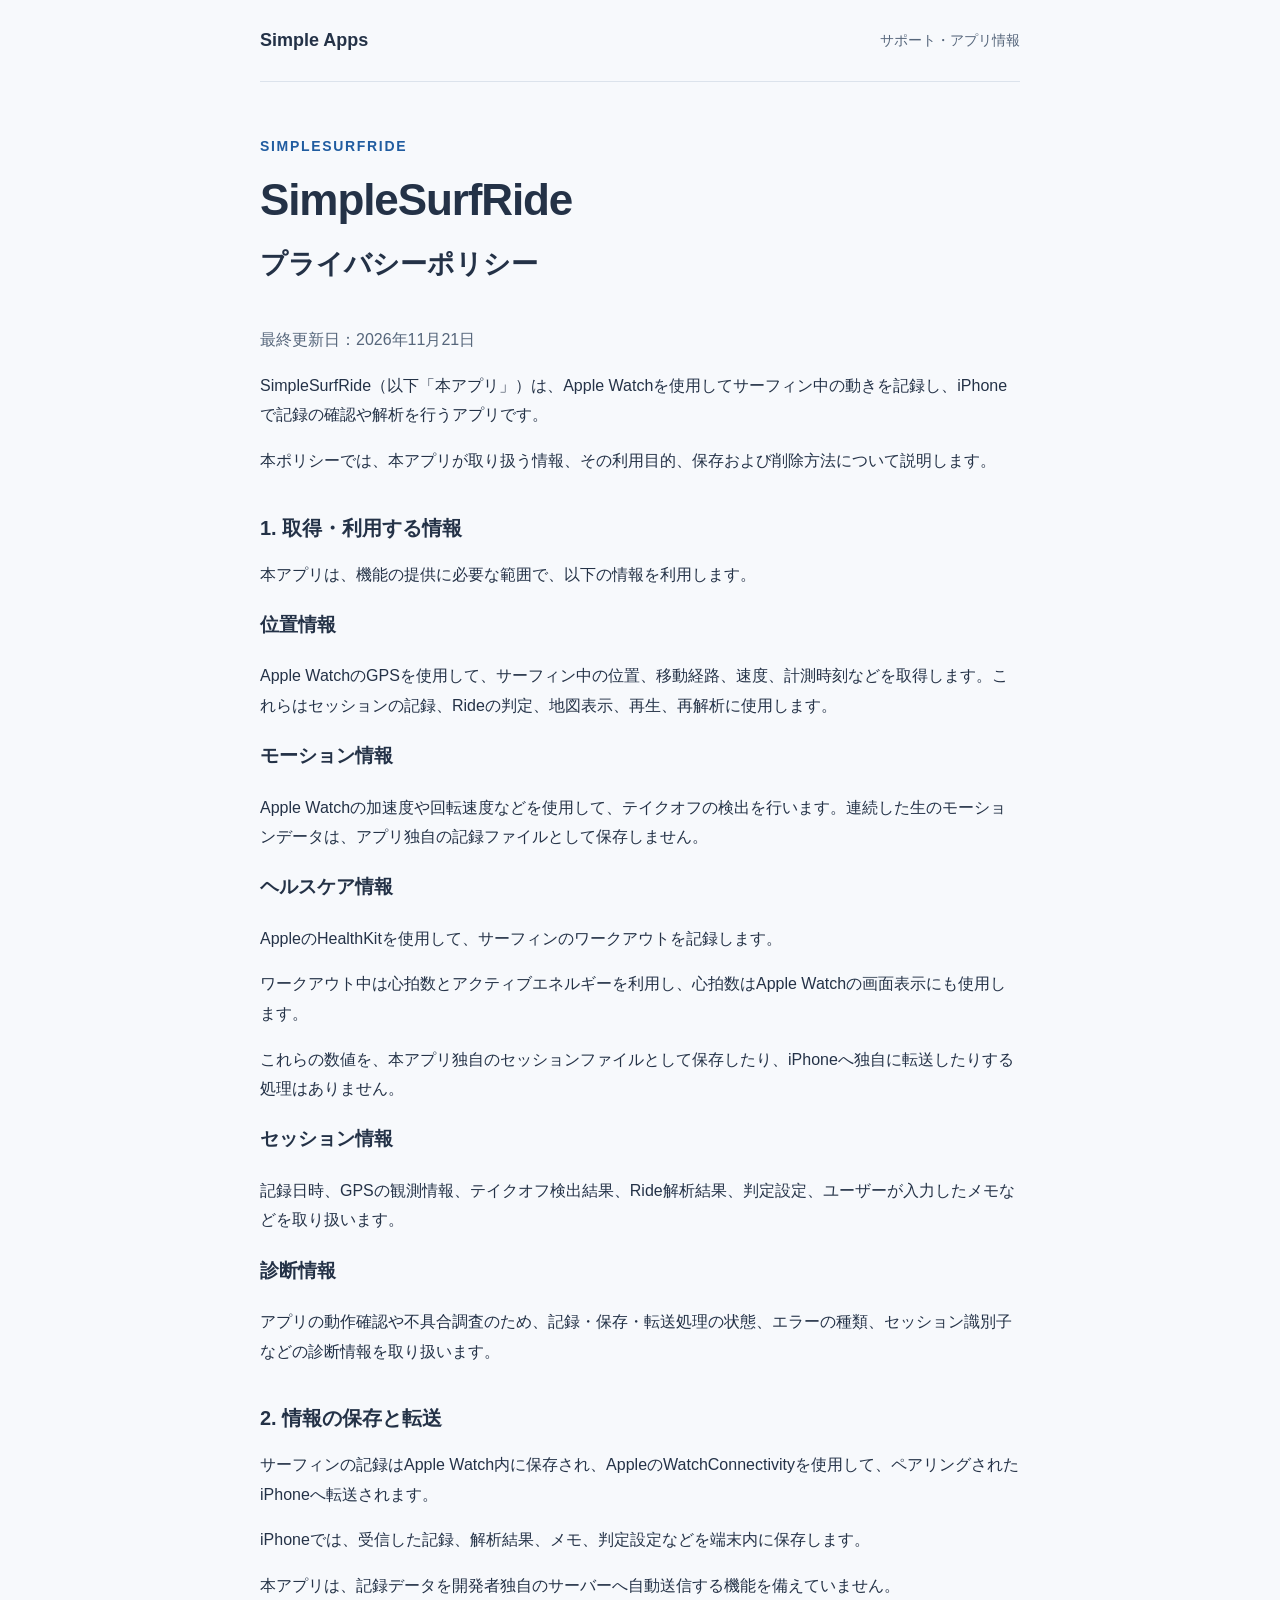
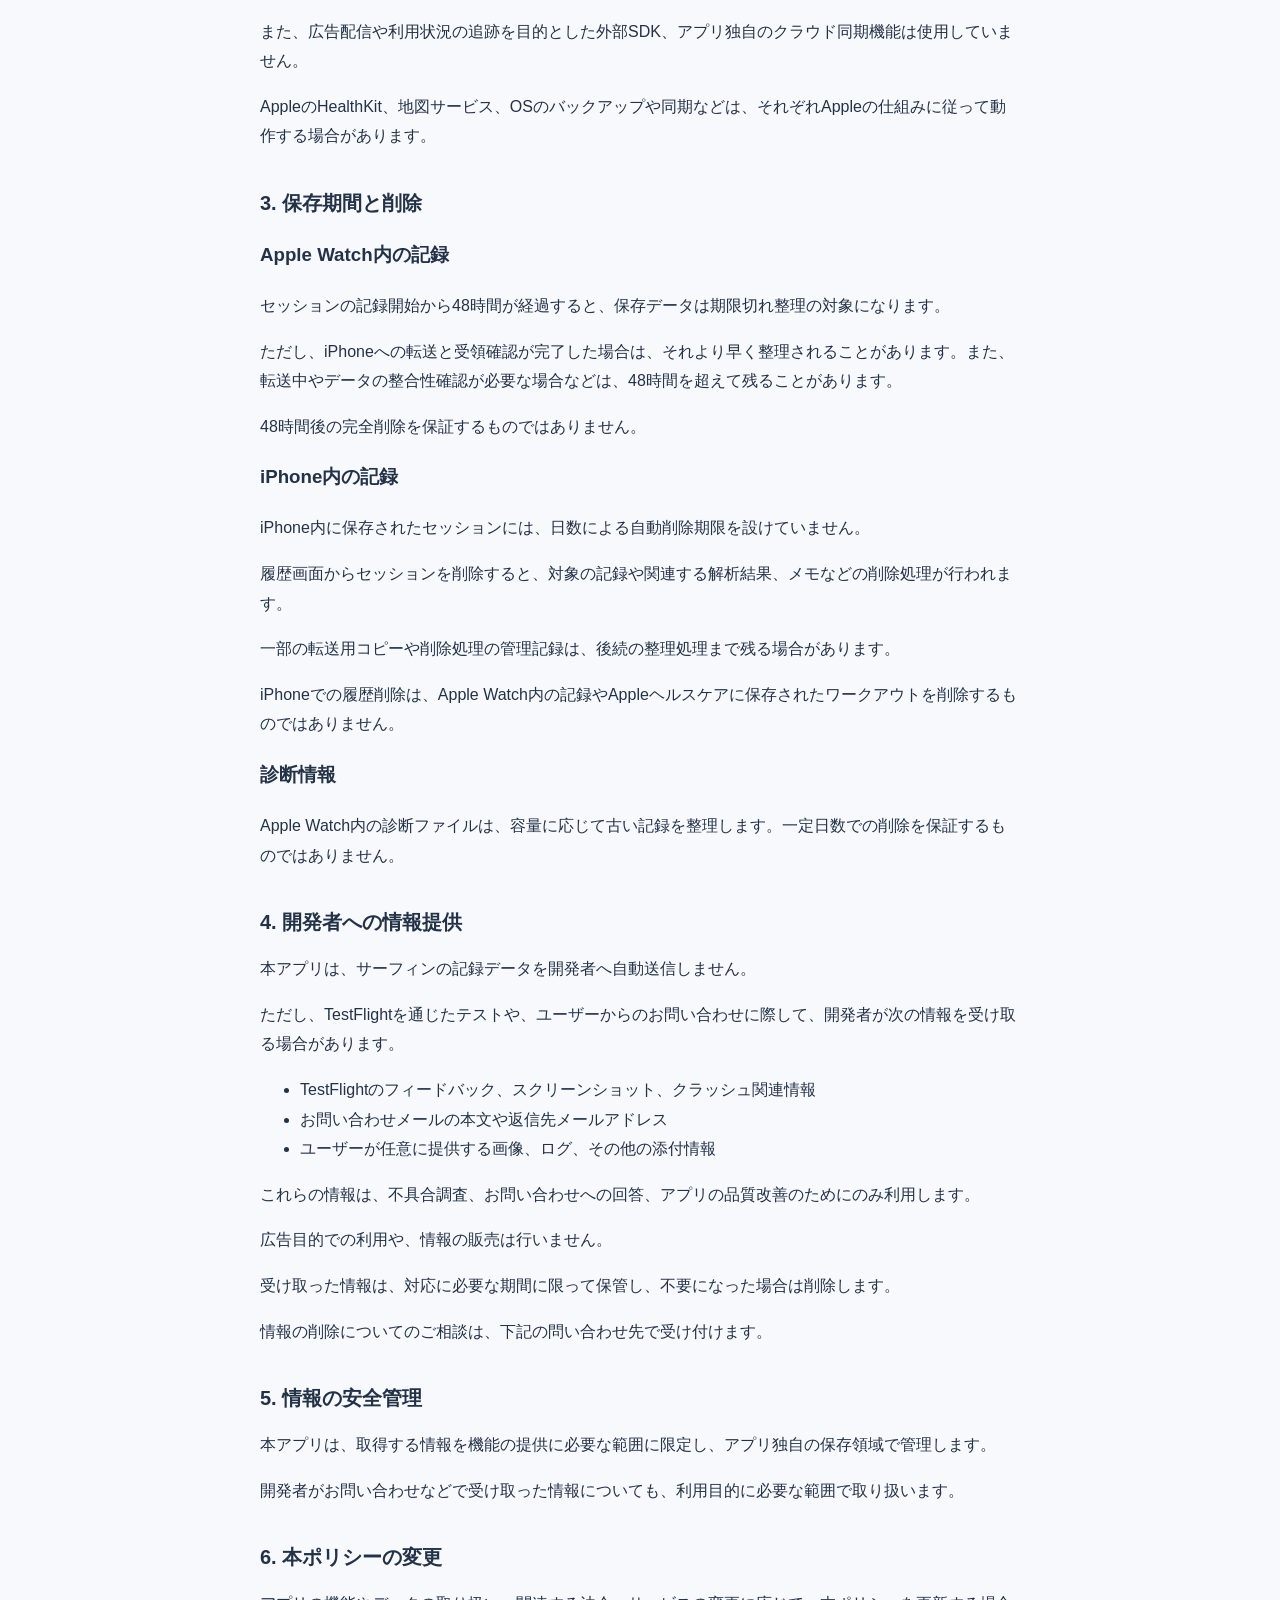
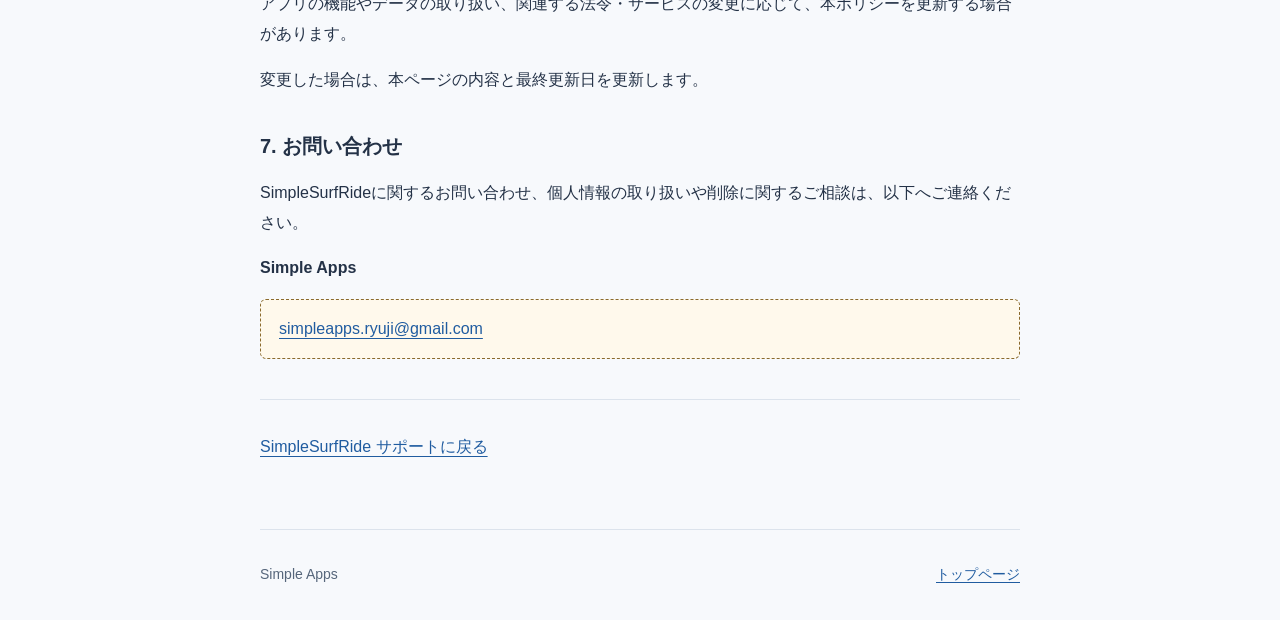
<file: simplesurfride/privacy.html>
<!doctype html>
<html lang="ja">
<head>
  <meta charset="utf-8">
  <meta name="viewport" content="width=device-width, initial-scale=1">
  <meta name="description" content="SimpleSurfRideが取り扱う情報、その利用目的、保存および削除方法について。">
  <title>SimpleSurfRide プライバシーポリシー</title>
  <link rel="stylesheet" href="../styles.css">
</head>
<body>
  <a class="skip-link" href="#main">本文へ移動</a>
  <header class="site-header"><a class="brand" href="../index.html">Simple Apps</a><span>サポート・アプリ情報</span></header>
  <main id="main">
    <div class="intro">
      <p class="eyebrow">SIMPLESURFRIDE</p>
      <h1>SimpleSurfRide <span class="title-detail">プライバシーポリシー</span></h1>
    </div>
    <p class="muted">最終更新日：<time datetime="2026-11-21">2026年11月21日</time></p>
      <p>SimpleSurfRide（以下「本アプリ」）は、Apple Watchを使用してサーフィン中の動きを記録し、iPhoneで記録の確認や解析を行うアプリです。</p>
      <p>本ポリシーでは、本アプリが取り扱う情報、その利用目的、保存および削除方法について説明します。</p>
    <section aria-labelledby="policy-1-heading">
      <h2 id="policy-1-heading">1. 取得・利用する情報</h2>
      <p>本アプリは、機能の提供に必要な範囲で、以下の情報を利用します。</p>
      <h3>位置情報</h3>
      <p>Apple WatchのGPSを使用して、サーフィン中の位置、移動経路、速度、計測時刻などを取得します。これらはセッションの記録、Rideの判定、地図表示、再生、再解析に使用します。</p>
      <h3>モーション情報</h3>
      <p>Apple Watchの加速度や回転速度などを使用して、テイクオフの検出を行います。連続した生のモーションデータは、アプリ独自の記録ファイルとして保存しません。</p>
      <h3>ヘルスケア情報</h3>
      <p>AppleのHealthKitを使用して、サーフィンのワークアウトを記録します。</p>
      <p>ワークアウト中は心拍数とアクティブエネルギーを利用し、心拍数はApple Watchの画面表示にも使用します。</p>
      <p>これらの数値を、本アプリ独自のセッションファイルとして保存したり、iPhoneへ独自に転送したりする処理はありません。</p>
      <h3>セッション情報</h3>
      <p>記録日時、GPSの観測情報、テイクオフ検出結果、Ride解析結果、判定設定、ユーザーが入力したメモなどを取り扱います。</p>
      <h3>診断情報</h3>
      <p>アプリの動作確認や不具合調査のため、記録・保存・転送処理の状態、エラーの種類、セッション識別子などの診断情報を取り扱います。</p>
    </section>
    <section aria-labelledby="policy-2-heading">
      <h2 id="policy-2-heading">2. 情報の保存と転送</h2>
      <p>サーフィンの記録はApple Watch内に保存され、AppleのWatchConnectivityを使用して、ペアリングされたiPhoneへ転送されます。</p>
      <p>iPhoneでは、受信した記録、解析結果、メモ、判定設定などを端末内に保存します。</p>
      <p>本アプリは、記録データを開発者独自のサーバーへ自動送信する機能を備えていません。</p>
      <p>また、広告配信や利用状況の追跡を目的とした外部SDK、アプリ独自のクラウド同期機能は使用していません。</p>
      <p>AppleのHealthKit、地図サービス、OSのバックアップや同期などは、それぞれAppleの仕組みに従って動作する場合があります。</p>
    </section>
    <section aria-labelledby="policy-3-heading">
      <h2 id="policy-3-heading">3. 保存期間と削除</h2>
      <h3>Apple Watch内の記録</h3>
      <p>セッションの記録開始から48時間が経過すると、保存データは期限切れ整理の対象になります。</p>
      <p>ただし、iPhoneへの転送と受領確認が完了した場合は、それより早く整理されることがあります。また、転送中やデータの整合性確認が必要な場合などは、48時間を超えて残ることがあります。</p>
      <p>48時間後の完全削除を保証するものではありません。</p>
      <h3>iPhone内の記録</h3>
      <p>iPhone内に保存されたセッションには、日数による自動削除期限を設けていません。</p>
      <p>履歴画面からセッションを削除すると、対象の記録や関連する解析結果、メモなどの削除処理が行われます。</p>
      <p>一部の転送用コピーや削除処理の管理記録は、後続の整理処理まで残る場合があります。</p>
      <p>iPhoneでの履歴削除は、Apple Watch内の記録やAppleヘルスケアに保存されたワークアウトを削除するものではありません。</p>
      <h3>診断情報</h3>
      <p>Apple Watch内の診断ファイルは、容量に応じて古い記録を整理します。一定日数での削除を保証するものではありません。</p>
    </section>
    <section aria-labelledby="policy-4-heading">
      <h2 id="policy-4-heading">4. 開発者への情報提供</h2>
      <p>本アプリは、サーフィンの記録データを開発者へ自動送信しません。</p>
      <p>ただし、TestFlightを通じたテストや、ユーザーからのお問い合わせに際して、開発者が次の情報を受け取る場合があります。</p>
      <ul>
        <li>TestFlightのフィードバック、スクリーンショット、クラッシュ関連情報</li>
        <li>お問い合わせメールの本文や返信先メールアドレス</li>
        <li>ユーザーが任意に提供する画像、ログ、その他の添付情報</li>
      </ul>
      <p>これらの情報は、不具合調査、お問い合わせへの回答、アプリの品質改善のためにのみ利用します。</p>
      <p>広告目的での利用や、情報の販売は行いません。</p>
      <p>受け取った情報は、対応に必要な期間に限って保管し、不要になった場合は削除します。</p>
      <p>情報の削除についてのご相談は、下記の問い合わせ先で受け付けます。</p>
    </section>
    <section aria-labelledby="policy-5-heading">
      <h2 id="policy-5-heading">5. 情報の安全管理</h2>
      <p>本アプリは、取得する情報を機能の提供に必要な範囲に限定し、アプリ独自の保存領域で管理します。</p>
      <p>開発者がお問い合わせなどで受け取った情報についても、利用目的に必要な範囲で取り扱います。</p>
    </section>
    <section aria-labelledby="policy-6-heading">
      <h2 id="policy-6-heading">6. 本ポリシーの変更</h2>
      <p>アプリの機能やデータの取り扱い、関連する法令・サービスの変更に応じて、本ポリシーを更新する場合があります。</p>
      <p>変更した場合は、本ページの内容と最終更新日を更新します。</p>
    </section>
    <section aria-labelledby="policy-7-heading">
      <h2 id="policy-7-heading">7. お問い合わせ</h2>
      <p>SimpleSurfRideに関するお問い合わせ、個人情報の取り扱いや削除に関するご相談は、以下へご連絡ください。</p>
      <p><strong>Simple Apps</strong></p>
      <p class="contact-placeholder"><a href="mailto:simpleapps.ryuji@gmail.com">simpleapps.ryuji@gmail.com</a></p>
    </section>
    <nav class="page-links" aria-label="関連情報"><a href="index.html">SimpleSurfRide サポートに戻る</a></nav>
  </main>
  <footer class="site-footer"><span>Simple Apps</span><a href="../index.html">トップページ</a></footer>
</body>
</html>
</file>
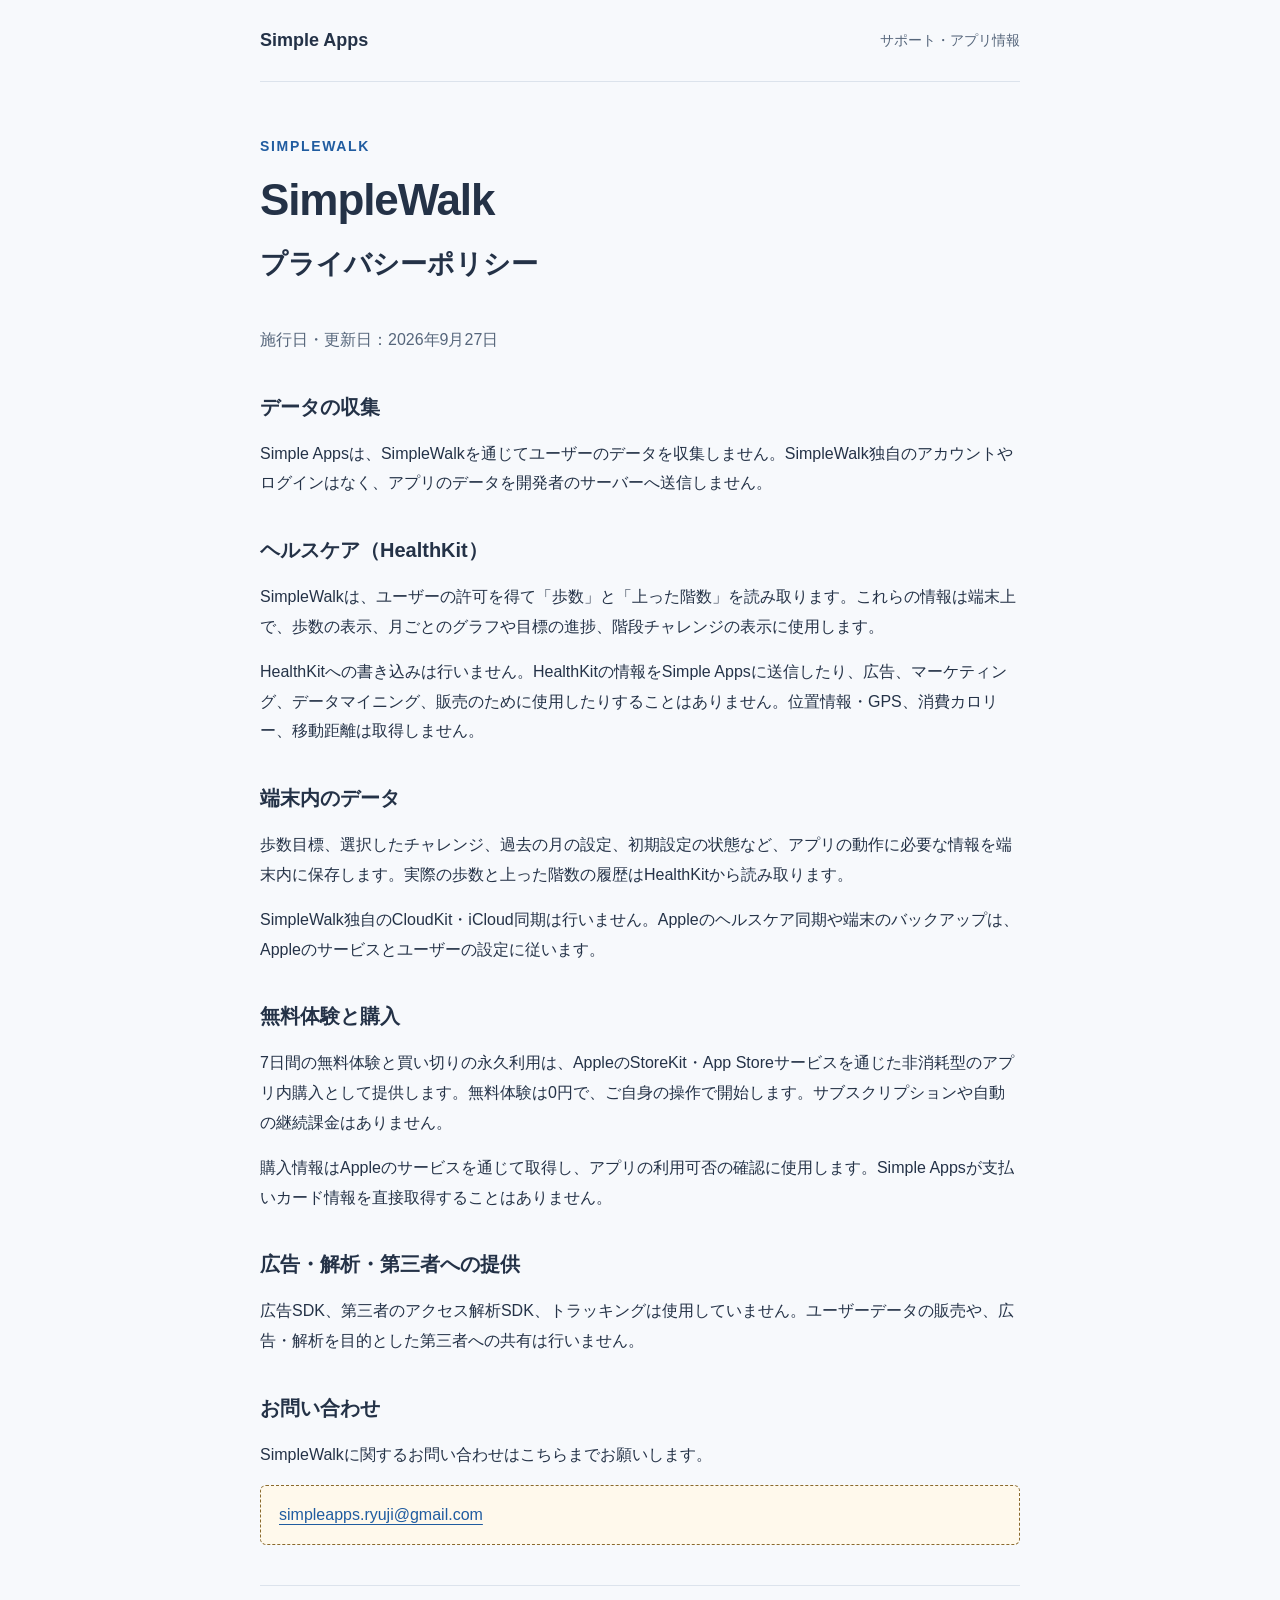
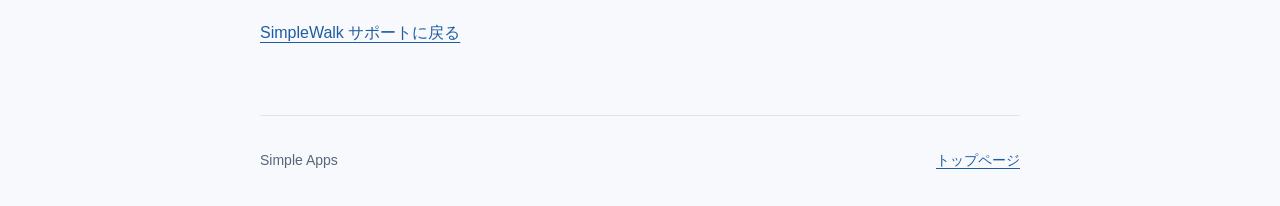
<file: simplewalk/privacy.html>
<!doctype html>
<html lang="ja">
<head>
  <meta charset="utf-8">
  <meta name="viewport" content="width=device-width, initial-scale=1">
  <meta name="description" content="SimpleWalkのHealthKit読み取り、端末内の設定、購入情報の取り扱いについて。">
  <title>SimpleWalk プライバシーポリシー</title>
  <link rel="stylesheet" href="../styles.css">
</head>
<body>
  <a class="skip-link" href="#main">本文へ移動</a>
  <header class="site-header"><a class="brand" href="../index.html">Simple Apps</a><span>サポート・アプリ情報</span></header>
  <main id="main">
    <div class="intro">
      <p class="eyebrow">SIMPLEWALK</p>
      <h1>SimpleWalk <span class="title-detail">プライバシーポリシー</span></h1>
    </div>
    <p class="muted">施行日・更新日：<time datetime="2026-09-27">2026年9月27日</time></p>
    <section aria-labelledby="collection-heading">
      <h2 id="collection-heading">データの収集</h2>
      <p>Simple Appsは、SimpleWalkを通じてユーザーのデータを収集しません。SimpleWalk独自のアカウントやログインはなく、アプリのデータを開発者のサーバーへ送信しません。</p>
    </section>
    <section aria-labelledby="health-heading">
      <h2 id="health-heading">ヘルスケア（HealthKit）</h2>
      <p>SimpleWalkは、ユーザーの許可を得て「歩数」と「上った階数」を読み取ります。これらの情報は端末上で、歩数の表示、月ごとのグラフや目標の進捗、階段チャレンジの表示に使用します。</p>
      <p>HealthKitへの書き込みは行いません。HealthKitの情報をSimple Appsに送信したり、広告、マーケティング、データマイニング、販売のために使用したりすることはありません。位置情報・GPS、消費カロリー、移動距離は取得しません。</p>
    </section>
    <section aria-labelledby="local-heading">
      <h2 id="local-heading">端末内のデータ</h2>
      <p>歩数目標、選択したチャレンジ、過去の月の設定、初期設定の状態など、アプリの動作に必要な情報を端末内に保存します。実際の歩数と上った階数の履歴はHealthKitから読み取ります。</p>
      <p>SimpleWalk独自のCloudKit・iCloud同期は行いません。Appleのヘルスケア同期や端末のバックアップは、Appleのサービスとユーザーの設定に従います。</p>
    </section>
    <section aria-labelledby="purchase-heading">
      <h2 id="purchase-heading">無料体験と購入</h2>
      <p>7日間の無料体験と買い切りの永久利用は、AppleのStoreKit・App Storeサービスを通じた非消耗型のアプリ内購入として提供します。無料体験は0円で、ご自身の操作で開始します。サブスクリプションや自動の継続課金はありません。</p>
      <p>購入情報はAppleのサービスを通じて取得し、アプリの利用可否の確認に使用します。Simple Appsが支払いカード情報を直接取得することはありません。</p>
    </section>
    <section aria-labelledby="services-heading">
      <h2 id="services-heading">広告・解析・第三者への提供</h2>
      <p>広告SDK、第三者のアクセス解析SDK、トラッキングは使用していません。ユーザーデータの販売や、広告・解析を目的とした第三者への共有は行いません。</p>
    </section>
    <section aria-labelledby="contact-heading">
      <h2 id="contact-heading">お問い合わせ</h2>
      <p>SimpleWalkに関するお問い合わせはこちらまでお願いします。</p>
      <p class="contact-placeholder"><a href="mailto:simpleapps.ryuji@gmail.com">simpleapps.ryuji@gmail.com</a></p>
    </section>
    <nav class="page-links" aria-label="関連情報"><a href="index.html">SimpleWalk サポートに戻る</a></nav>
  </main>
  <footer class="site-footer"><span>Simple Apps</span><a href="../index.html">トップページ</a></footer>
</body>
</html>
</file>
<file: styles.css>
/* Shared, dependency-free styles for Simple Apps. */
:root {
  color-scheme: light;
  font-family: -apple-system, BlinkMacSystemFont, "Hiragino Kaku Gothic ProN", "Hiragino Sans", "Yu Gothic", Meiryo, sans-serif;
  color: #243247;
  background: #f7f9fc;
  line-height: 1.85;
  -webkit-text-size-adjust: 100%;
}
* { box-sizing: border-box; }
body { margin: 0; overflow-wrap: anywhere; }
a { color: #205ca0; text-underline-offset: .24em; }
a:hover { text-decoration-thickness: 2px; }
a:focus-visible { outline: 3px solid #205ca0; outline-offset: 5px; }
.site-header, main, .site-footer { width: min(100% - 48px, 760px); margin-inline: auto; }
.site-header { padding-block: 24px; border-bottom: 1px solid #dce3ec; display: flex; align-items: center; justify-content: space-between; gap: 16px; flex-wrap: wrap; }
.brand { font-size: 1.125rem; font-weight: 700; color: #243247; text-decoration: none; }
.site-header span, .muted { color: #56667b; }
.site-header span { font-size: .875rem; }
main { padding-block: 52px 60px; min-height: 65vh; }
.intro { margin-bottom: 40px; }
.eyebrow { font-size: .875rem; font-weight: 700; letter-spacing: .12em; color: #205ca0; margin: 0 0 10px; }
h1 { font-size: clamp(2rem, 5vw, 2.75rem); line-height: 1.35; letter-spacing: -.025em; margin: 0 0 24px; }
.title-detail { display: block; font-size: .62em; letter-spacing: 0; margin-top: 12px; line-height: 1.6; }
h2 { font-size: 1.25rem; line-height: 1.6; margin: 0 0 16px; }
p { margin: 0 0 16px; }
p:last-child { margin-bottom: 0; }
.lead { font-size: 1.125rem; }
section { margin-top: 36px; }
.app-card { padding: 32px; background: #fff; border: 1px solid #dce3ec; border-top: 3px solid #205ca0; border-radius: 12px; }
.app-card h2 { font-size: 1.75rem; }
.button-link { display: inline-block; margin-top: 12px; padding: 10px 20px; background: #205ca0; color: #fff; border-radius: 6px; text-decoration: none; font-weight: 600; }
.button-link:hover { background: #184b84; }
.upcoming { margin-top: 28px; font-size: .9375rem; }
.tags { display: flex; flex-wrap: wrap; gap: 10px; padding: 0; list-style: none; }
.tags li { padding: 4px 16px; border: 1px solid #dce3ec; background: #fff; border-radius: 6px; }
.features { padding-left: 1.5em; }
.features li { padding-block: 4px; }
.faq { margin: 0; }
.faq dt { border-top: 1px solid #dce3ec; padding-top: 20px; font-weight: 600; }
.faq dd { margin: 8px 0 20px; }
.contact-placeholder { padding: 14px 18px; border: 1px dashed #8a6a2d; border-radius: 6px; background: #fff9ec; color: #624719; }
.contact-placeholder code { font-size: .9375rem; }
.page-links { margin-top: 40px; padding-top: 24px; border-top: 1px solid #dce3ec; }
.page-links a, .site-footer a { display: inline-block; padding-block: 8px; }
.site-footer { border-top: 1px solid #dce3ec; padding-block: 24px; display: flex; align-items: center; justify-content: space-between; gap: 16px; flex-wrap: wrap; font-size: .875rem; color: #56667b; }
.skip-link { position: absolute; top: 8px; left: 8px; padding: 8px 16px; background: #fff; transform: translateY(-200%); }
.skip-link:focus { transform: translateY(0); }
@media (max-width: 480px) {
  .site-header, main, .site-footer { width: calc(100% - 40px); }
  main { padding-block: 36px 44px; }
  .app-card { padding: 24px; }
}
</file>
